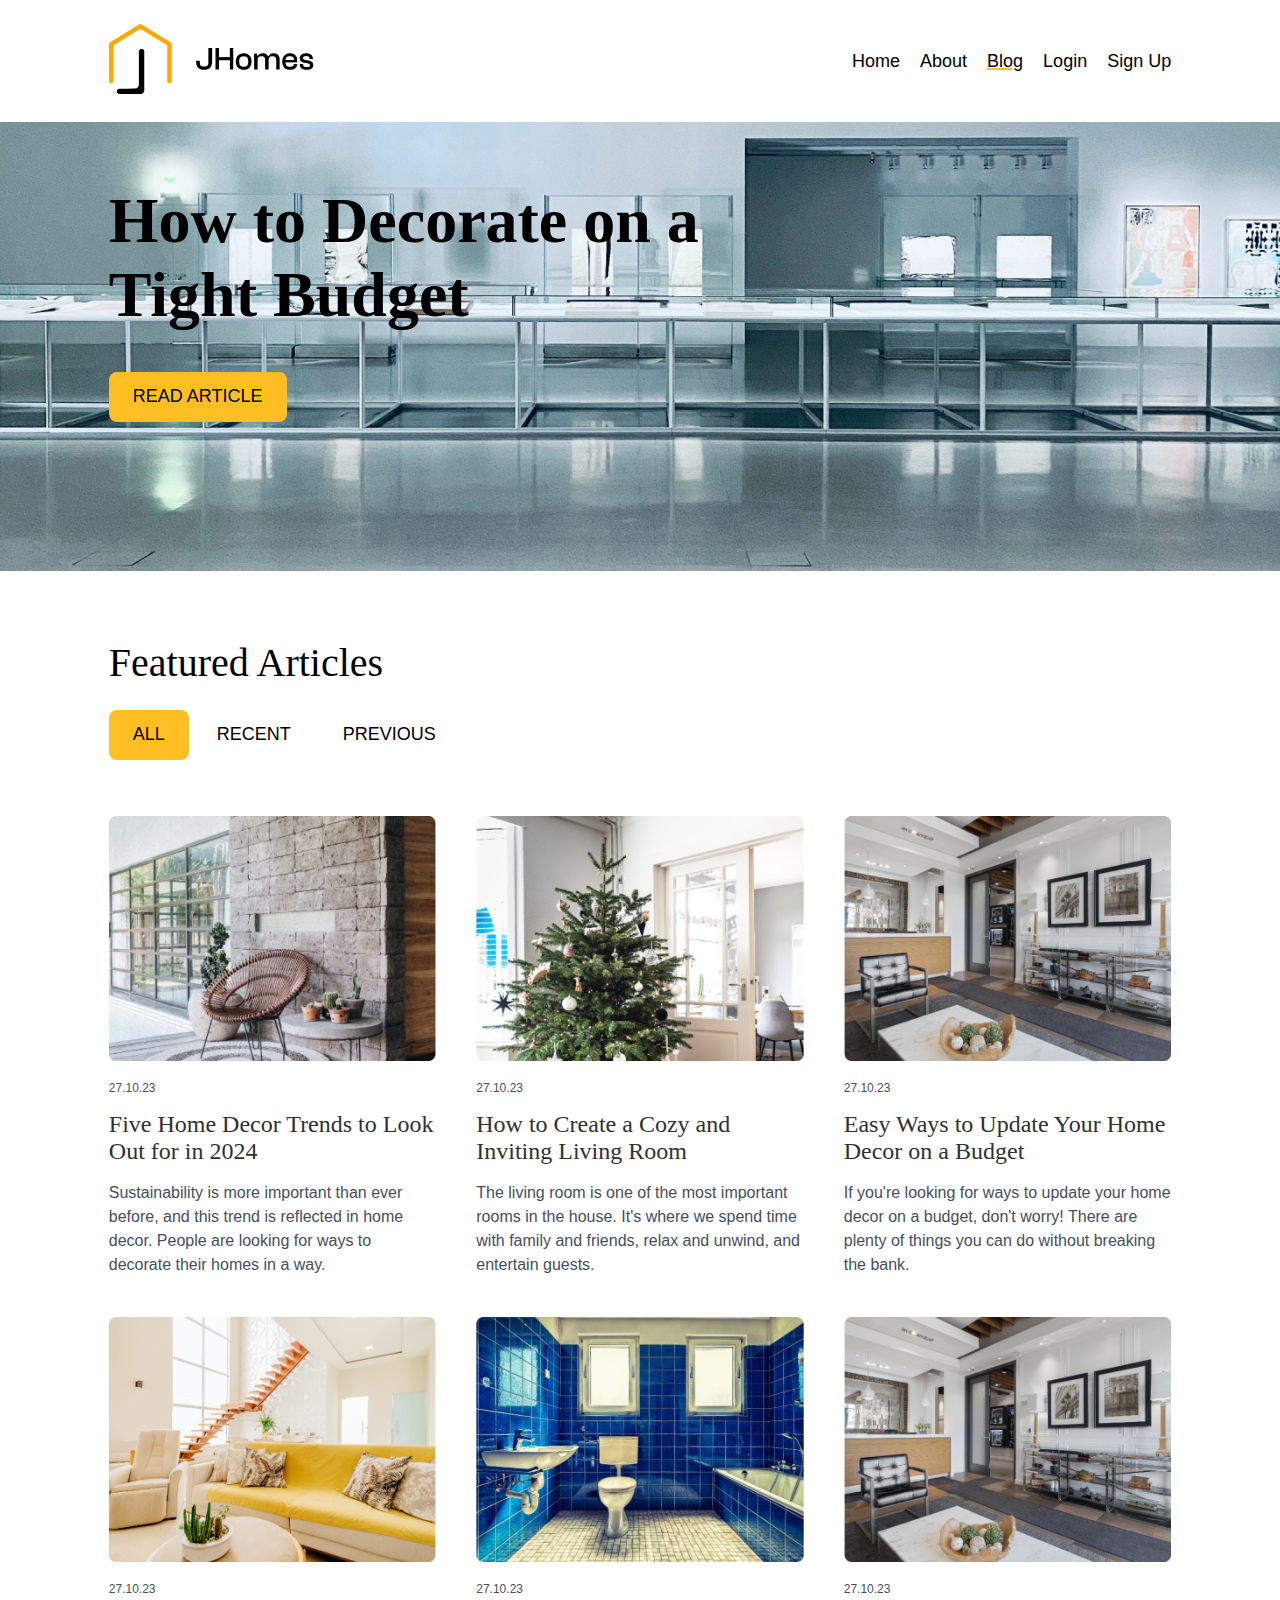
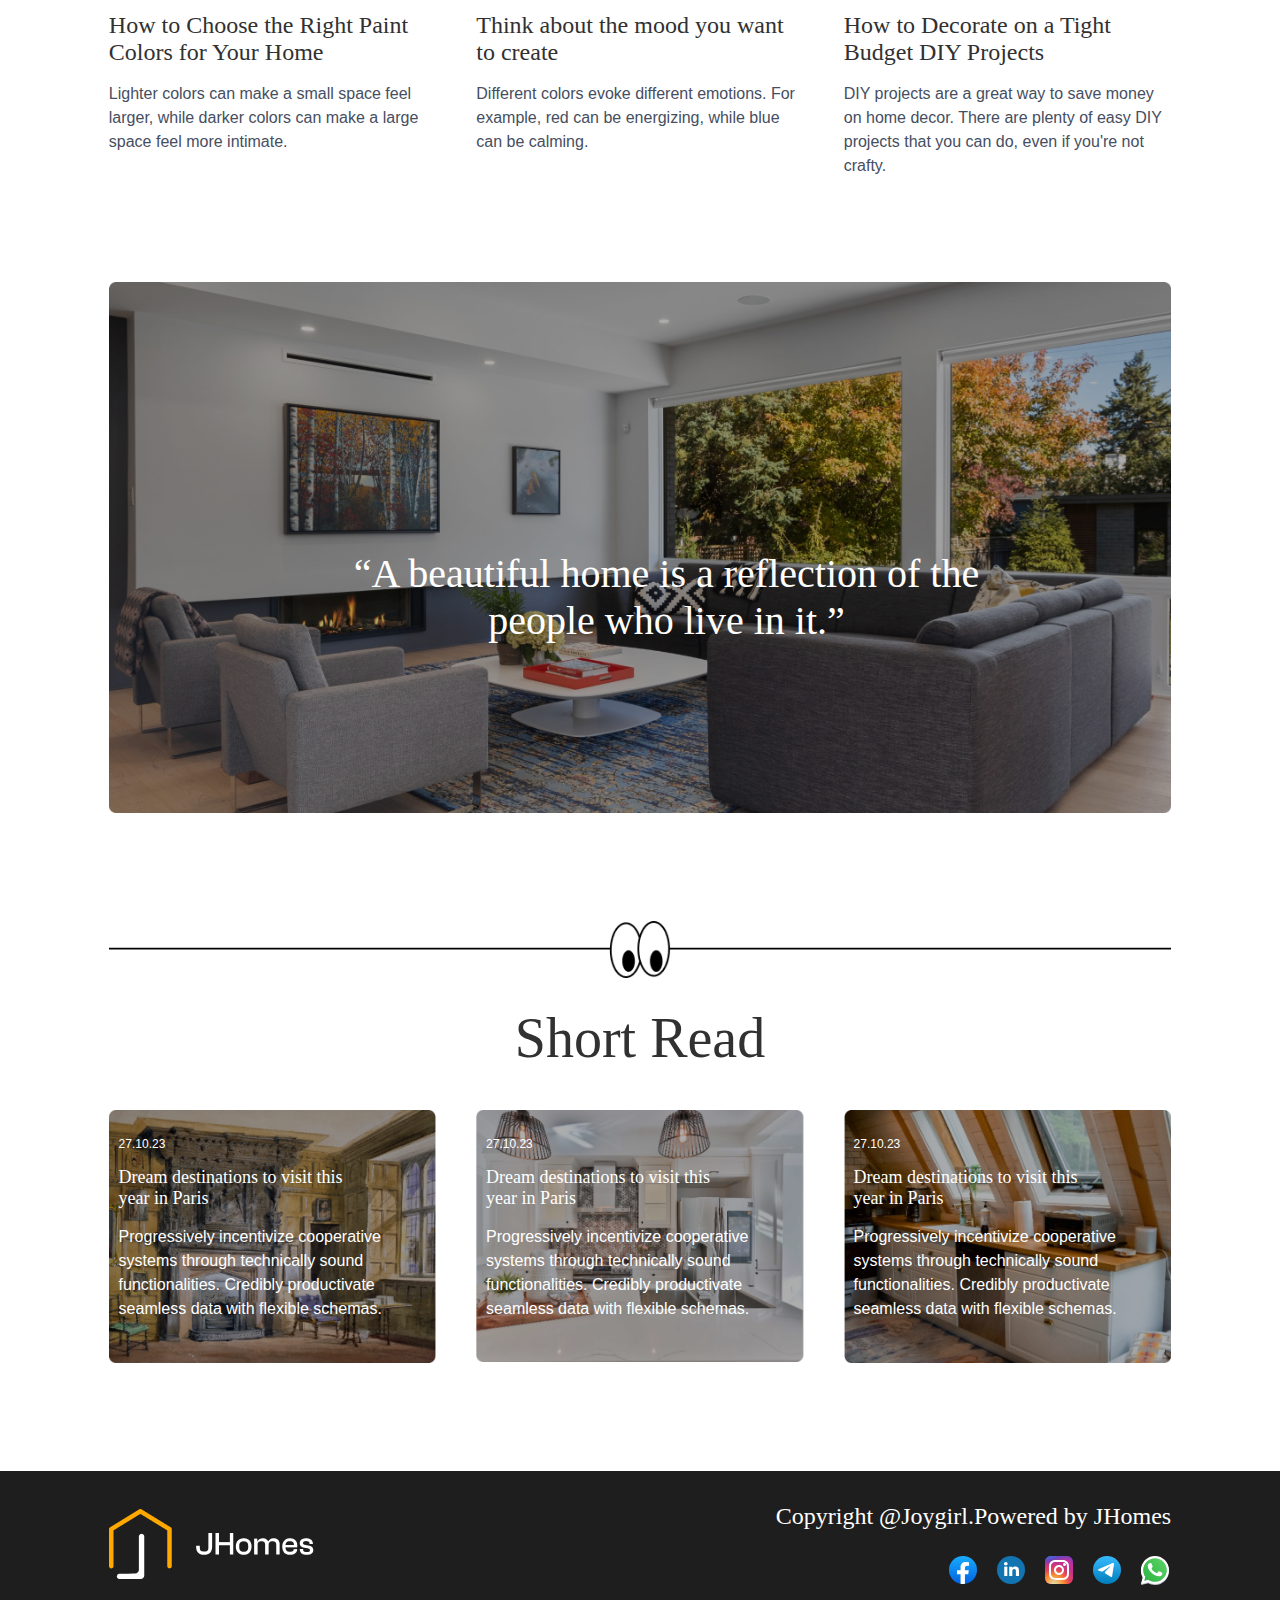
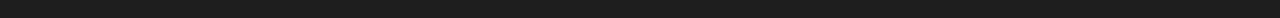
<file: blog.html>
<!DOCTYPE html>
<html lang="en">
<head>
    <meta charset="UTF-8">
    <meta name="viewport" content="width=device-width, initial-scale=1.0">
    <title>JHomes blog</title>
    <link rel="stylesheet" href="blogstyle.css">
</head>

<body>
    <div class="container">

        <!-- nav header with icon -->
        <header>
            <div class="left-nav">
                <div class="nav-logo">
                    <img src="./assets/jhomes.png" alt="company logo">
                </div>
            </div>
            <!-- hamburger icon for mobile screen -->
            <div class="menu-button"><img src="./assets/Icons/menu icon.svg" alt="menu-button"></div>
            <div class="right-nav">
                <nav>
                    <a href="index.html">Home</a>
                    <a href="">About</a>
                    <a class="highlight" href="blog.html">Blog</a>
                    <a href="">Login</a>
                    <a href="">Sign Up</a>
                </nav>
            </div>
        </header>

        <!-- Section 1 -->
        <section class="section-one">
            <img src="./assets/blog/Hero.png" alt="interior-image">
            <img id="mobile-hero" src="./assets/blog/Hero mobile.png" alt="mobile view interior-image">
            <div class="hero">
                <h1>How to Decorate on a Tight Budget</h1>
                <button>READ ARTICLE</button>
            </div>
        </section>

        <!-- Section 2 -->
        <section class="section-two">
            <div class="FA">
                <h2>Featured Articles</h2>
                <div class="FA-3-buttons">
                    <button class="FA-button-yellow">ALL</button>
                    <button class="FA-button">RECENT</button>
                    <button class="FA-button">PREVIOUS</button>
                </div>
            </div>

            <div class="FA-cardss">
                <div class="FA-cards one">
                    <img src="./assets/blog/FA 1.png" alt="interior-image">
                    <p class="date">27.10.23</p>
                    <h2 class="FA-h2">Five Home Decor Trends to Look Out for in 2024</h2>
                    <p class="FA-subtext">Sustainability is more important than ever before, and this trend is reflected in home decor. People are looking for ways to decorate their homes in a way.</p>
                </div>

                <div class="FA-cards two">
                    <img src="./assets/blog/FA 2.png" alt="interior-image">
                    <p class="date">27.10.23</p>
                    <h2 class="FA-h2">How to Create a Cozy and Inviting Living Room</h2>
                    <p class="FA-subtext">The living room is one of the most important rooms in the house. It's where we spend time with family and friends, relax and unwind, and entertain guests.</p>
                </div>

                <div class="FA-cards three">
                    <img src="./assets/blog/FA 3.png" alt="interior-image">
                    <p class="date">27.10.23</p>
                    <h2 class="FA-h2">Easy Ways to Update Your Home Decor on a Budget</h2>
                    <p class="FA-subtext">If you're looking for ways to update your home decor on a budget, don't worry! There are plenty of things you can do without breaking the bank.</p>
                </div>

                <div class="FA-cards four">
                    <img src="./assets/blog/FA 4.png" alt="interior-image">
                    <p class="date">27.10.23</p>
                    <h2 class="FA-h2">How to Choose the Right Paint Colors for Your Home</h2>
                    <p class="FA-subtext">Lighter colors can make a small space feel larger, while darker colors can make a large space feel more intimate.</p>
                </div>

                <div class="FA-cards five">
                    <img src="./assets/blog/FA 5.png" alt="interior-image">
                    <p class="date">27.10.23</p>
                    <h2 class="FA-h2">Think about the mood you want to create</h2>
                    <p class="FA-subtext">Different colors evoke different emotions. For example, red can be energizing, while blue can be calming.</p>
                </div>

                <div class="FA-cards six">
                    <img src="./assets/blog/FA 6.png" alt="interior-image">
                    <p class="date">27.10.23</p>
                    <h2 class="FA-h2">How to Decorate on a Tight Budget DIY Projects</h2>
                    <p class="FA-subtext">DIY projects are a great way to save money on home decor. There are plenty of easy DIY projects that you can do, even if you're not crafty.</p>
                </div>
            </div>
        </section>

        <!-- Section 3 -->
        <section class="section-three">
            <div class="third">
                <img src="./assets/blog/section 3.png" alt="interior-image">
                <h3>“A beautiful home is a reflection of the people who live in it.”</h3>
            </div>
        </section>

        <!-- Section 4 -->
        <section class="section-four">
            <!-- Line eye -->
        <div class="line">
            <img src="./assets/blog/line eye.png" alt="line with eyes looking down">
        </div>
        <div class="sr">
            <h2>Short Read</h2>
        </div>
        <!-- SR cards -->
        <div class="sr-cardss">
            <div class="sr-cards">
                <img src="./assets/blog/Short Read 1.png" alt="interior-image">
                <div class="sr-text">
                    <p class="sr-date">27.10.23</p>
                    <h4 class="subhead">Dream destinations to visit this
                        year in Paris</h4>
                    <p class="subtext">
                        Progressively incentivize cooperative systems through technically sound functionalities. Credibly productivate seamless data with flexible schemas.
                    </p>
                </div>
            </div>

            <div class="sr-cards">
                <img src="./assets/blog/Short Read 2.png" alt="interior-image">
                <div class="sr-text">
                    <p class="sr-date">27.10.23</p>
                    <h4 class="subhead">Dream destinations to visit this
                        year in Paris</h4>
                    <p class="subtext">
                        Progressively incentivize cooperative systems through technically sound functionalities. Credibly productivate seamless data with flexible schemas.
                    </p>
                </div>
            </div>

            <div class="sr-cards">
                <img src="./assets/blog/Short Read 3.png" alt="interior-image">
                <div class="sr-text">
                    <p class="sr-date">27.10.23</p>
                    <h4 class="subhead">Dream destinations to visit this
                        year in Paris</h4>
                    <p class="subtext">
                        Progressively incentivize cooperative systems through technically sound functionalities. Credibly productivate seamless data with flexible schemas.
                    </p>
                </div>
            </div>
        </div>
        </section>

        <!-- Footer -->
        <footer>
            <div class="footer-left">
                <img src="./assets/Jhomes white.png" alt="company logo">
                <!-- <img src="./assets/logo.svg" alt="company logo"> -->
                <!-- <p>JHomes</p> -->
            </div>
            <div class="footer-right">
                <p>Copyright @Joygirl.Powered by JHomes</p>
                <div class="footer-icons">
                    <img src="./assets/Icons/Facebook.svg" alt="facebook icon">
                    <img src="./assets/Icons/linkedin.svg" alt="linkedin icon">
                    <img src="./assets/Icons/instagram.svg" alt="instagram icon">
                    <img src="./assets/Icons/telegram.svg" alt="telegram icon">
                    <img src="./assets/Icons/whatsapp.svg" alt="whatsapp icon">
                </div>
            </div>
        </footer>
    </div>
</body>
</html>
</file>
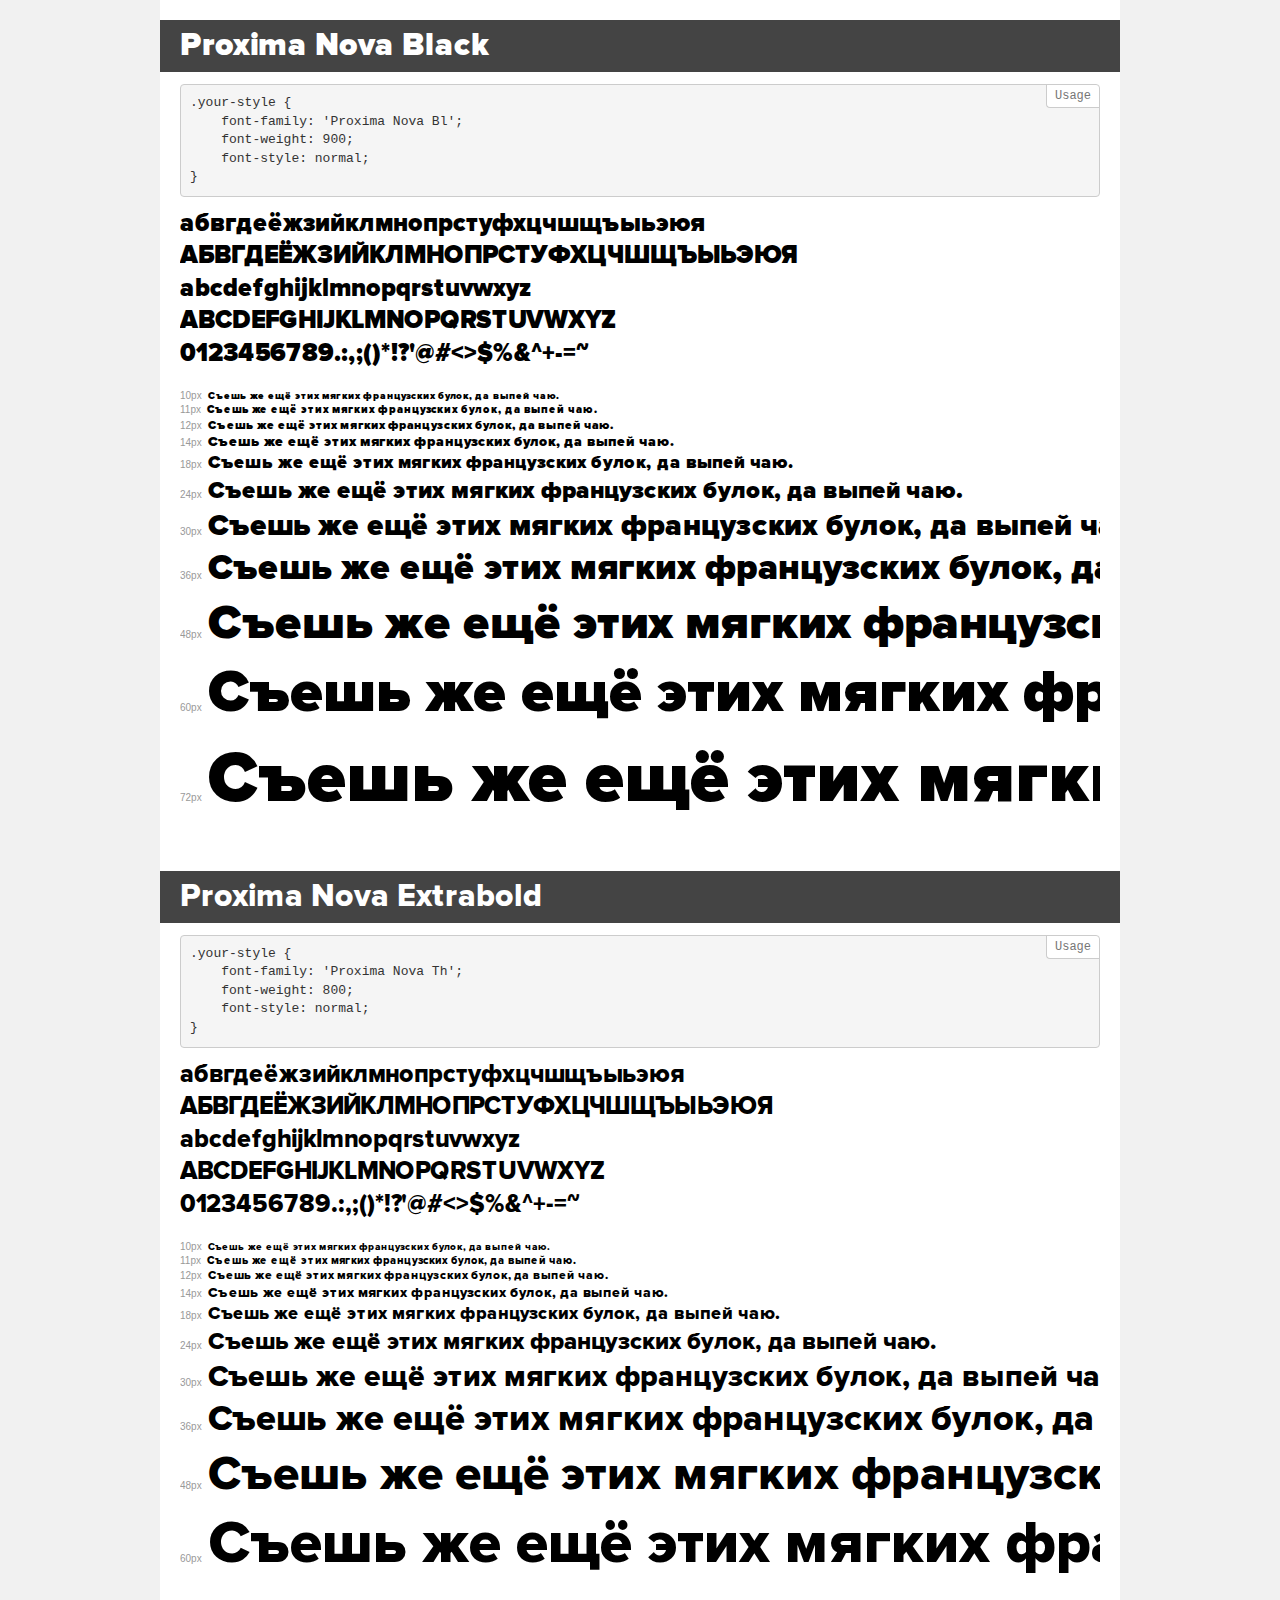
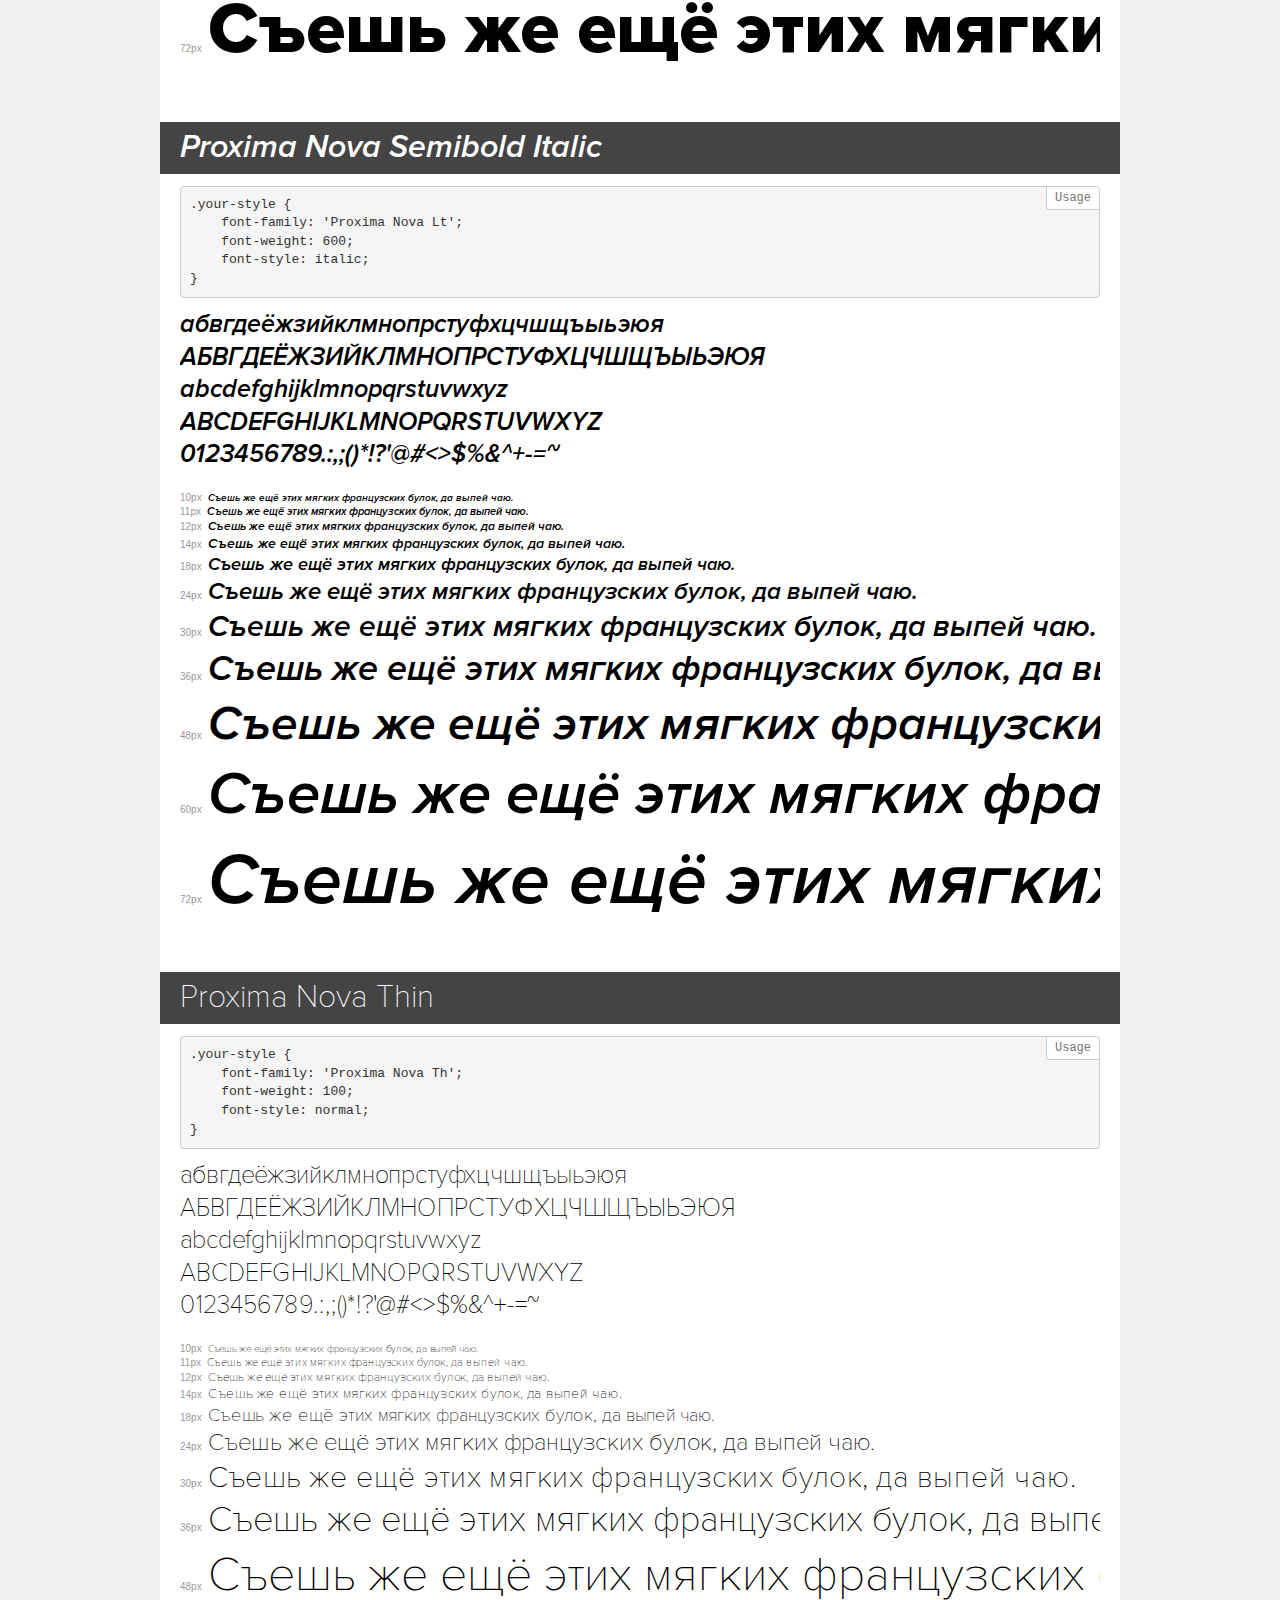
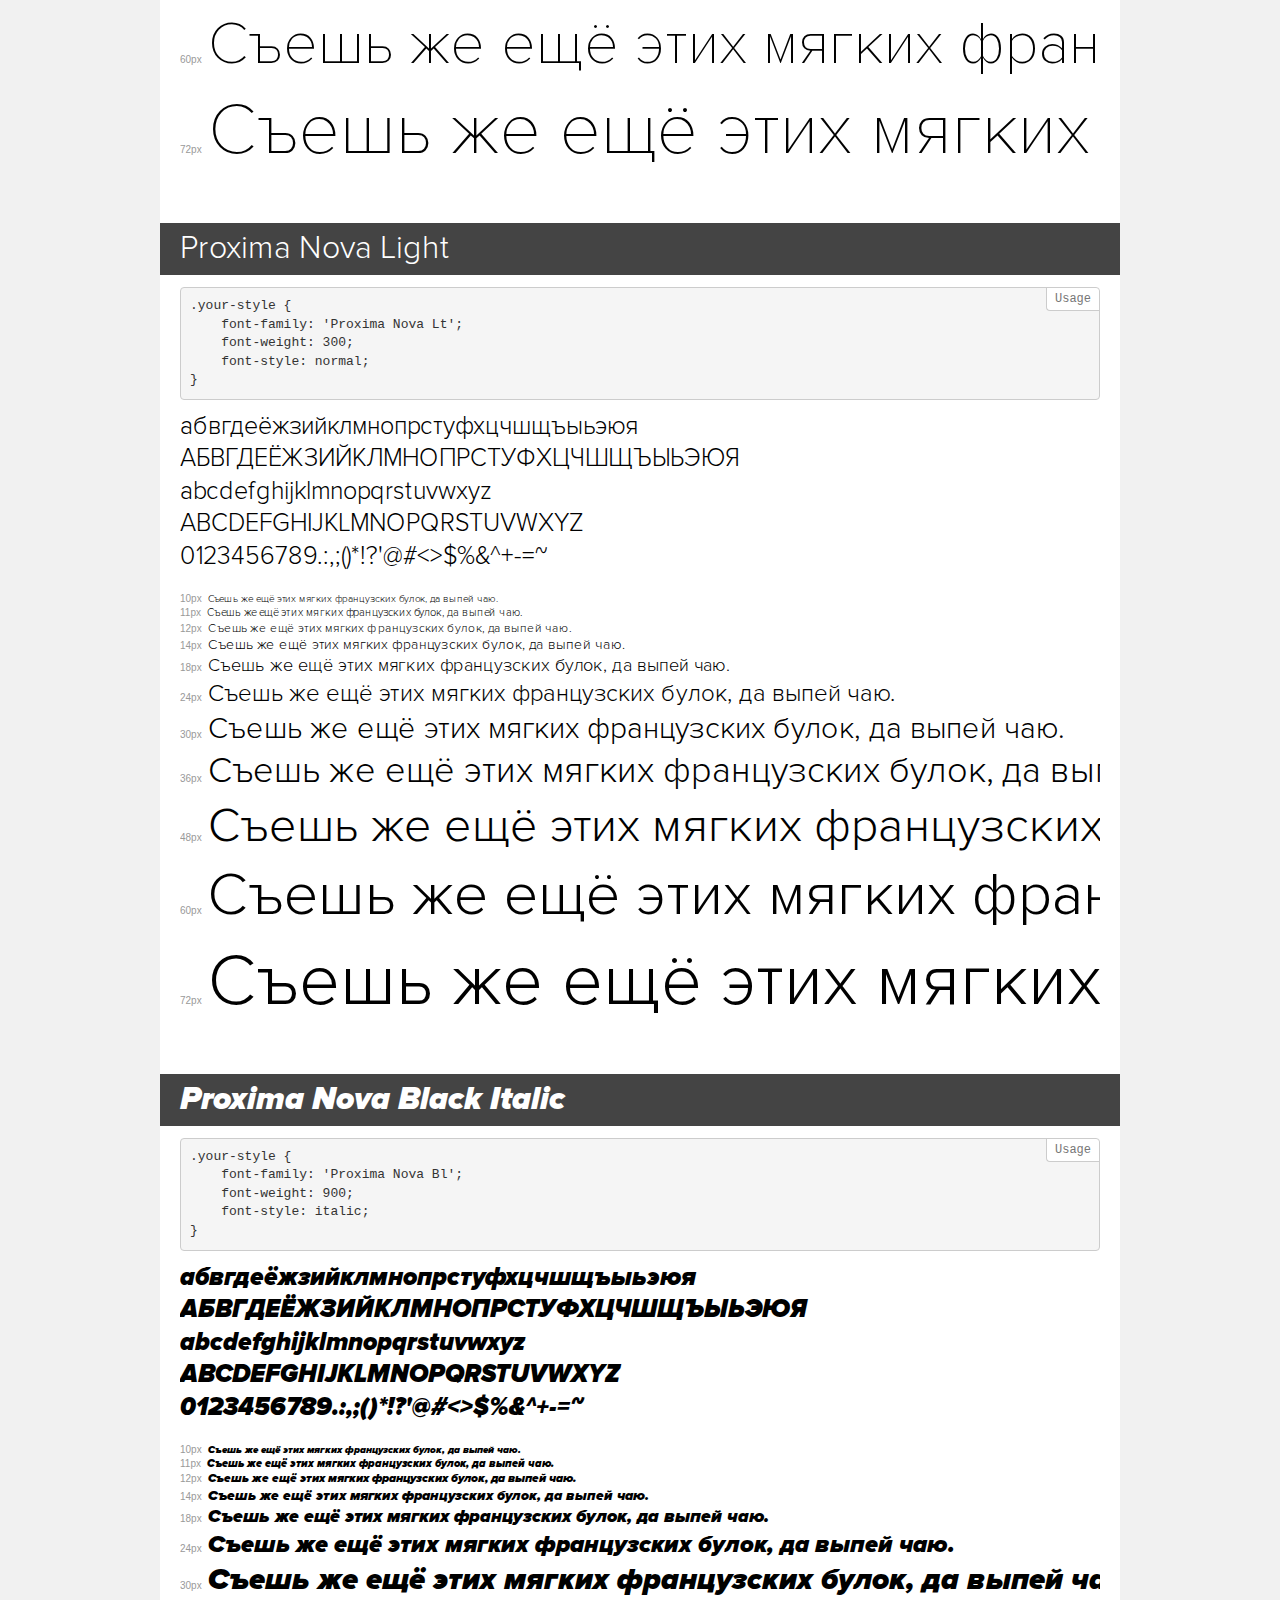
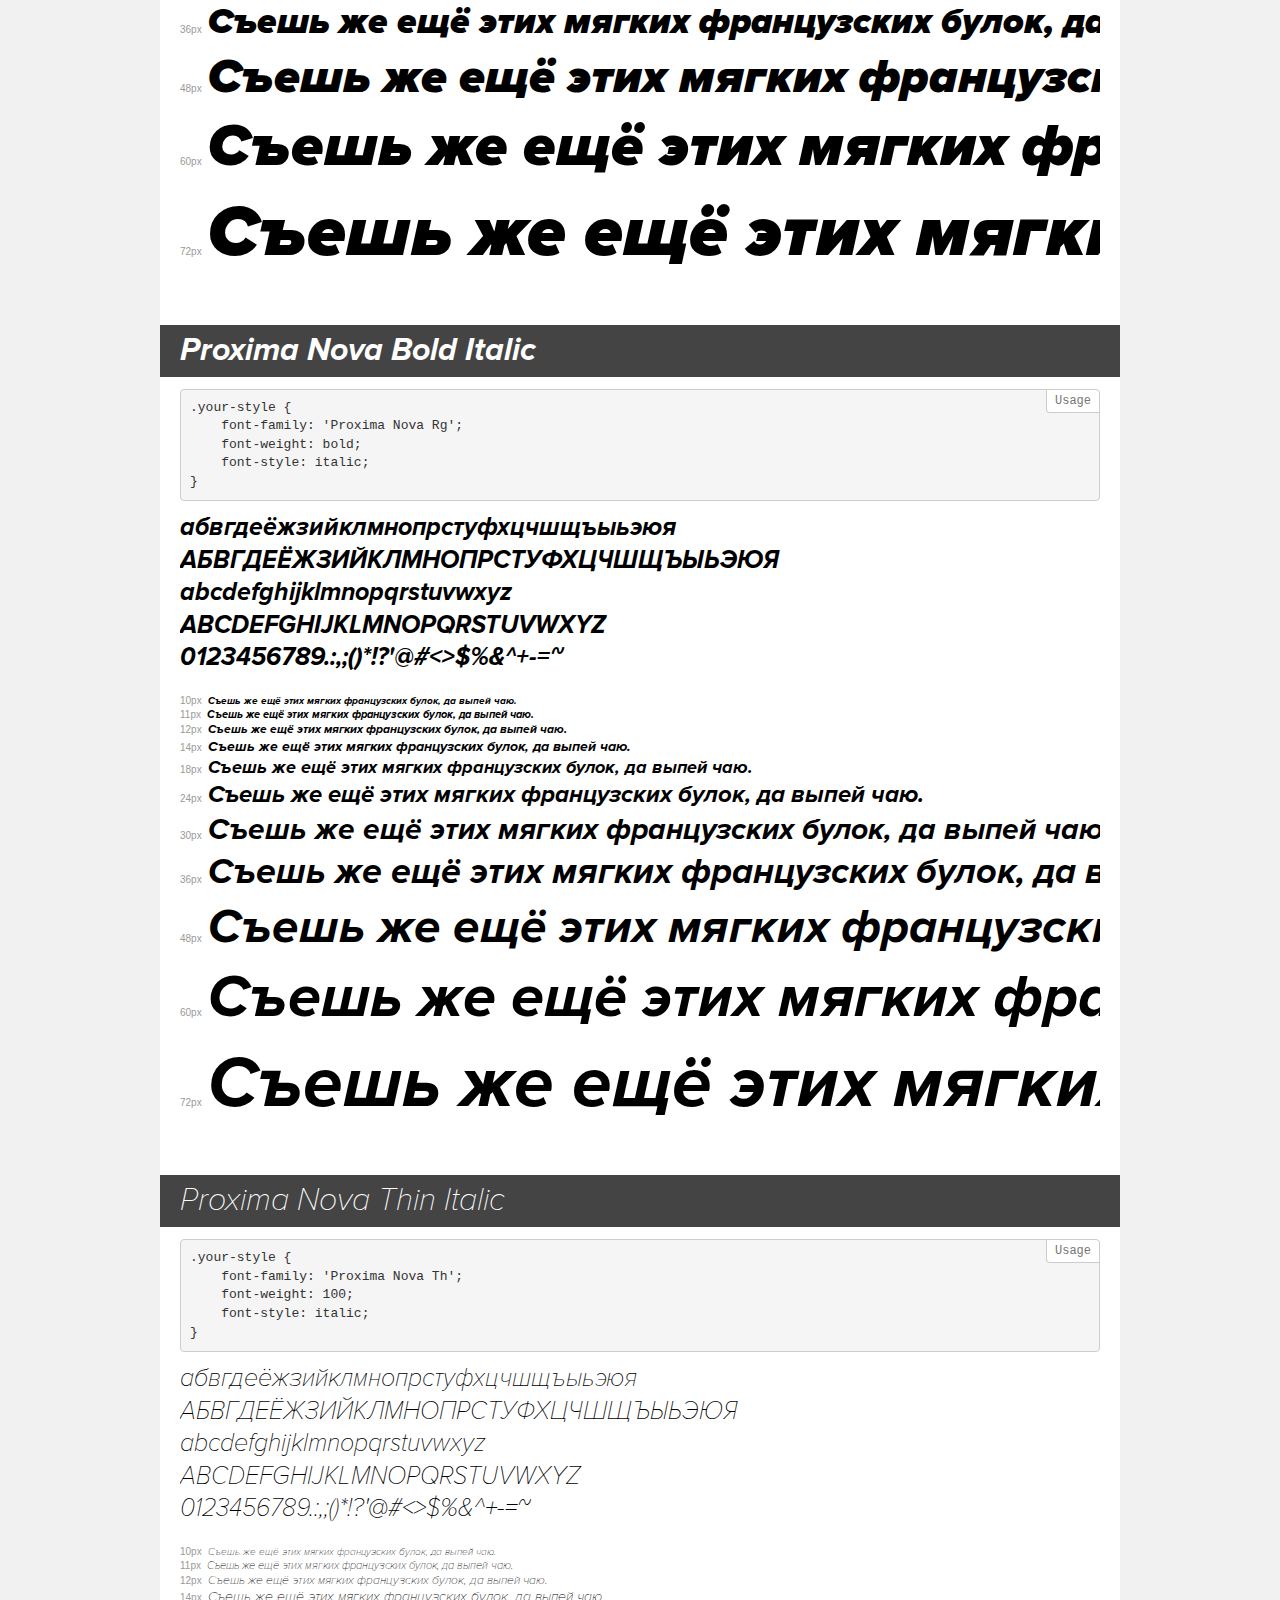
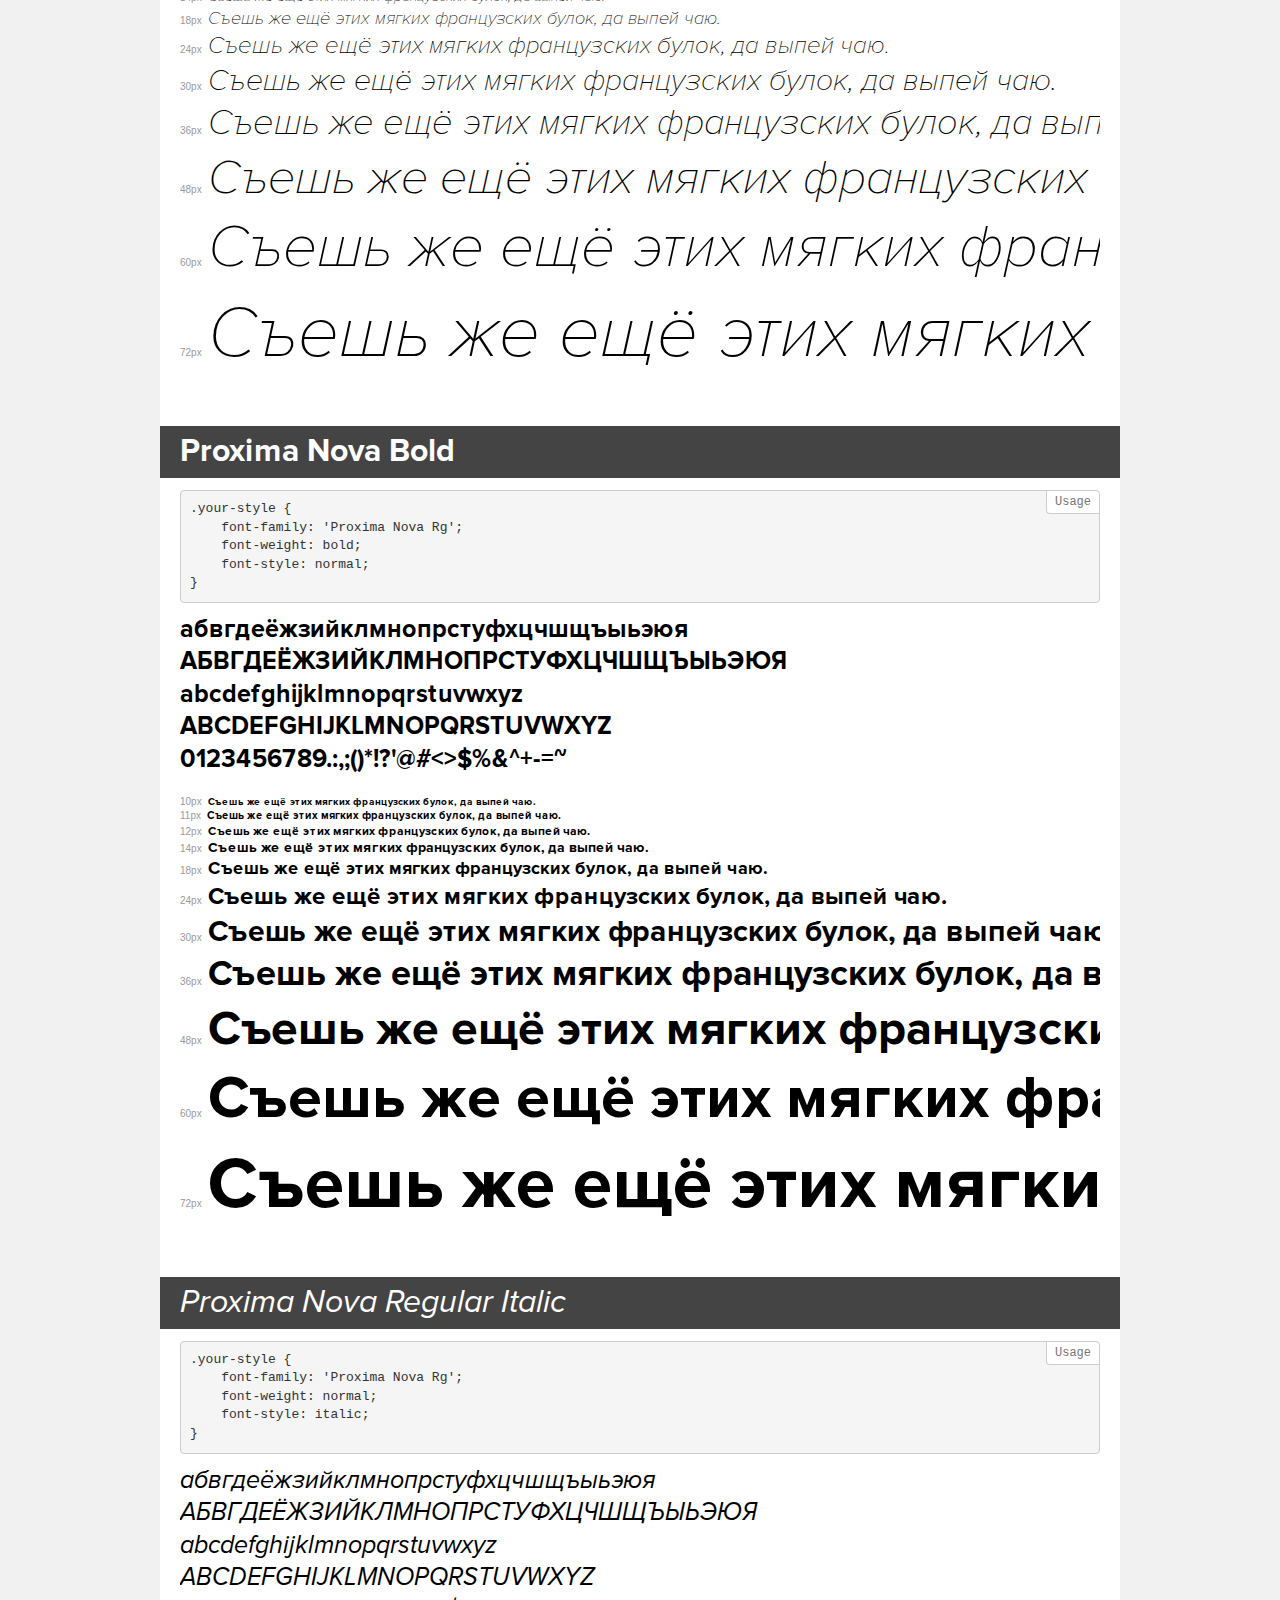
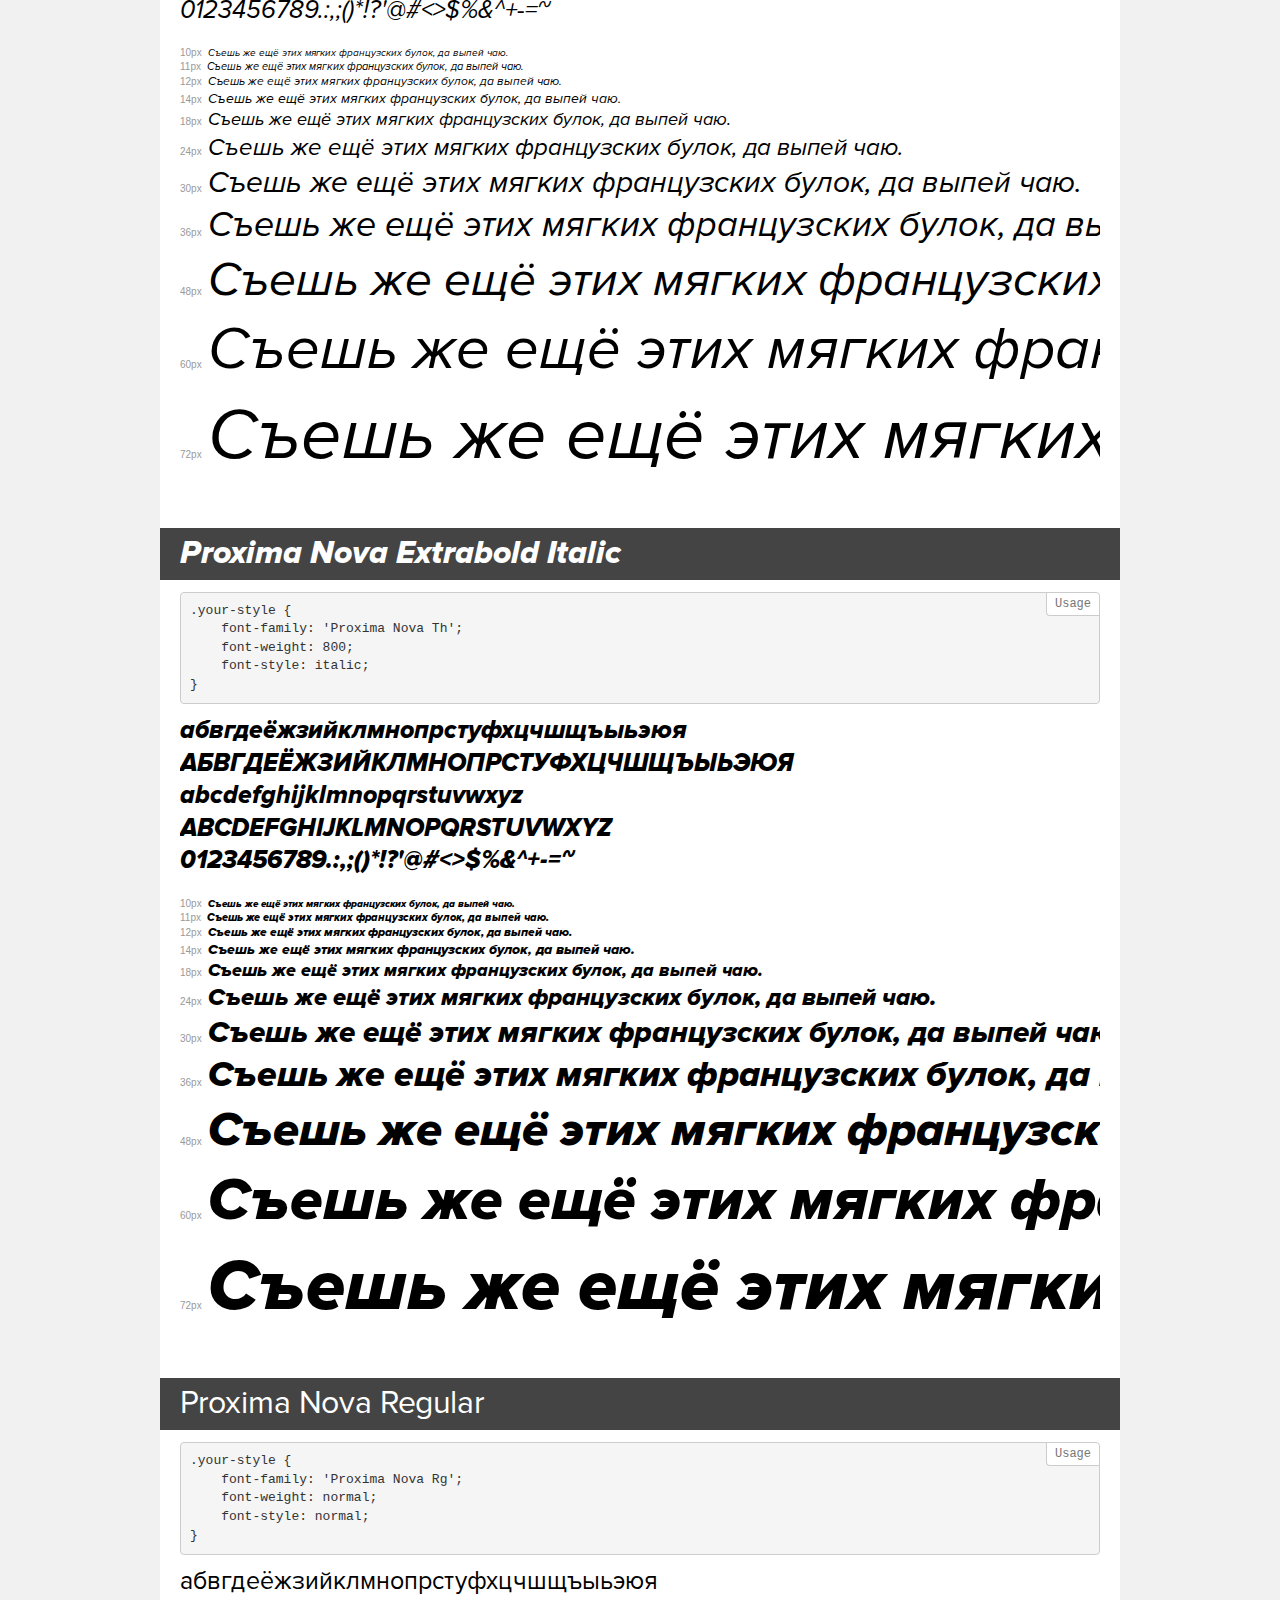
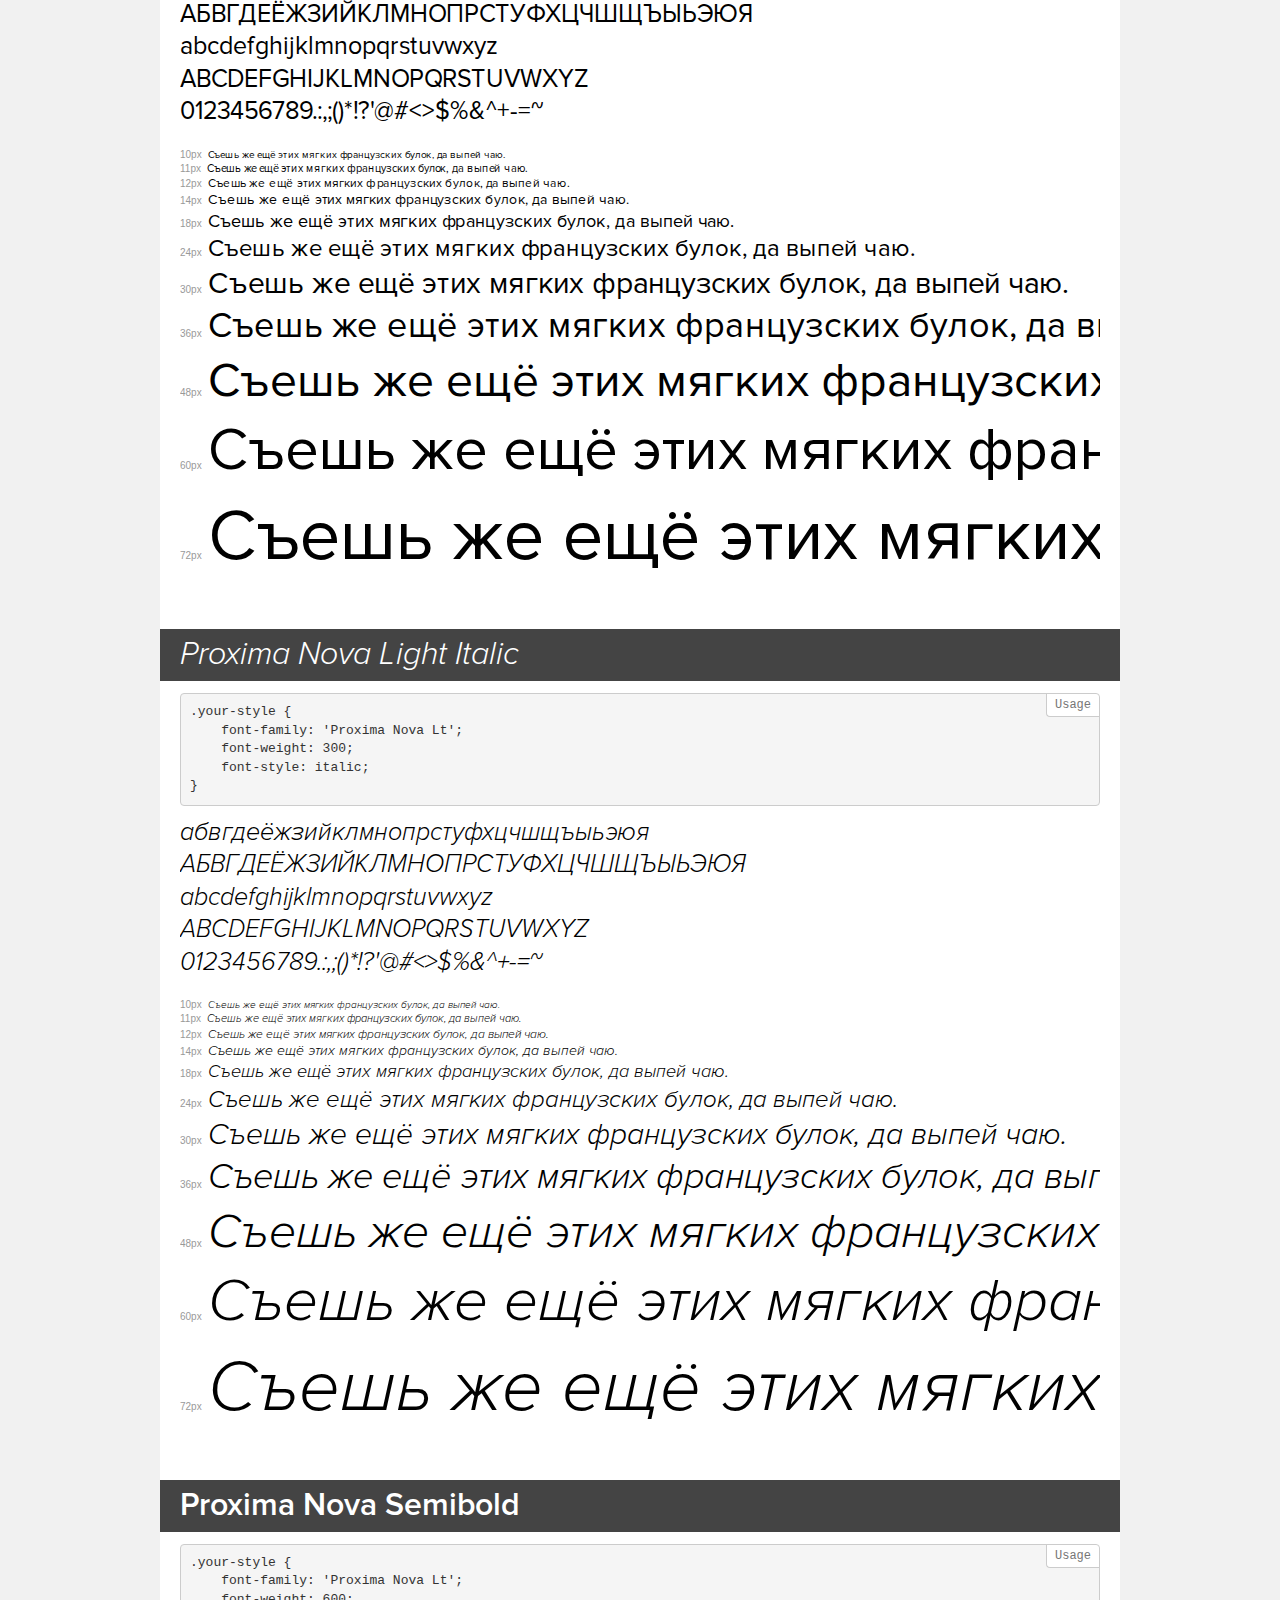
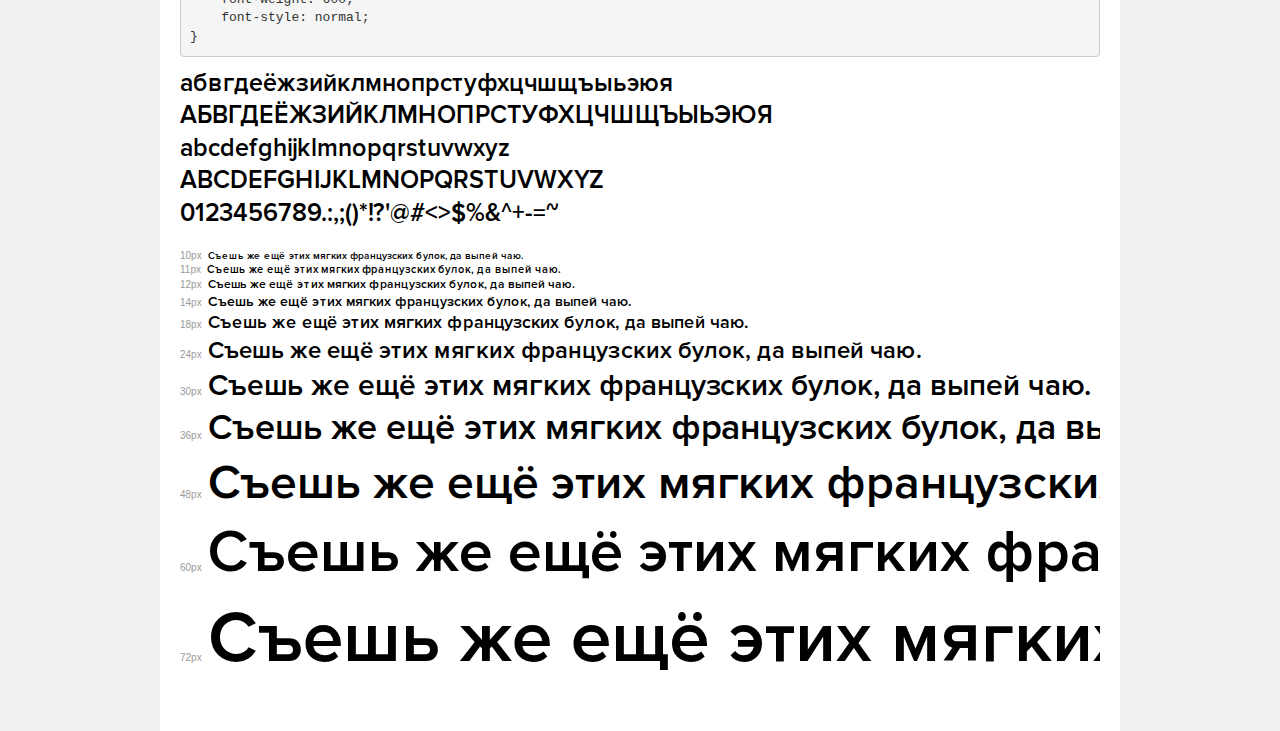
<file: font family/demo.html>
<!DOCTYPE html>
<html>
<head>
    <meta charset="utf-8">
    <meta http-equiv="X-UA-Compatible" content="IE=edge">
    <meta name="viewport" content="width=device-width, initial-scale=1">
    <meta name="robots" content="noindex, noarchive">
    <meta name="format-detection" content="telephone=no">
    <title>Transfonter demo</title>
    <link href="stylesheet.css" rel="stylesheet">
    <style>
        /*
        http://meyerweb.com/eric/tools/css/reset/
        v2.0 | 20110126
        License: none (public domain)
        */
        html, body, div, span, applet, object, iframe,
        h1, h2, h3, h4, h5, h6, p, blockquote, pre,
        a, abbr, acronym, address, big, cite, code,
        del, dfn, em, img, ins, kbd, q, s, samp,
        small, strike, strong, sub, sup, tt, var,
        b, u, i, center,
        dl, dt, dd, ol, ul, li,
        fieldset, form, label, legend,
        table, caption, tbody, tfoot, thead, tr, th, td,
        article, aside, canvas, details, embed,
        figure, figcaption, footer, header, hgroup,
        menu, nav, output, ruby, section, summary,
        time, mark, audio, video {
            margin: 0;
            padding: 0;
            border: 0;
            font-size: 100%;
            font: inherit;
            vertical-align: baseline;
        }
        /* HTML5 display-role reset for older browsers */
        article, aside, details, figcaption, figure,
        footer, header, hgroup, menu, nav, section {
            display: block;
        }
        body {
            line-height: 1;
        }
        ol, ul {
            list-style: none;
        }
        blockquote, q {
            quotes: none;
        }
        blockquote:before, blockquote:after,
        q:before, q:after {
            content: '';
            content: none;
        }
        table {
            border-collapse: collapse;
            border-spacing: 0;
        }
        /* common styles */
        body {
            background: #f1f1f1;
            color: #000;
        }
        .page {
            background: #fff;
            width: 920px;
            margin: 0 auto;
            padding: 20px 20px 0 20px;
            overflow: hidden;
        }
        .font-container {
            overflow-x: auto;
            overflow-y: hidden;
            margin-bottom: 40px;
            line-height: 1.3;
            white-space: nowrap;
            padding-bottom: 5px;
        }
        h1 {
            position: relative;
            background: #444;
            font-size: 32px;
            color: #fff;
            padding: 10px 20px;
            margin: 0 -20px 12px -20px;
        }
        .letters {
            font-size: 25px;
            margin-bottom: 20px;
        }
        .s10:before {
            content: '10px';
        }
        .s11:before {
            content: '11px';
        }
        .s12:before {
            content: '12px';
        }
        .s14:before {
            content: '14px';
        }
        .s18:before {
            content: '18px';
        }
        .s24:before {
            content: '24px';
        }
        .s30:before {
            content: '30px';
        }
        .s36:before {
            content: '36px';
        }
        .s48:before {
            content: '48px';
        }
        .s60:before {
            content: '60px';
        }
        .s72:before {
            content: '72px';
        }
        .s10:before, .s11:before, .s12:before, .s14:before,
        .s18:before, .s24:before, .s30:before, .s36:before,
        .s48:before, .s60:before, .s72:before {
            font-family: Arial, sans-serif;
            font-size: 10px;
            font-weight: normal;
            font-style: normal;
            color: #999;
            padding-right: 6px;
        }
        pre {
            display: block;
            position: relative;
            padding: 9px;
            margin: 0 0 10px;
            font-family: Monaco, Menlo, Consolas, "Courier New", monospace !important;
            font-size: 13px;
            line-height: 1.428571429;
            color: #333;
            font-weight: normal !important;
            font-style: normal !important;
            background-color: #f5f5f5;
            border: 1px solid #ccc;
            overflow-x: auto;
            border-radius: 4px;
        }
        pre:after {
            display: block;
            position: absolute;
            right: 0;
            top: 0;
            content: 'Usage';
            line-height: 1;
            padding: 5px 8px;
            font-size: 12px;
            color: #767676;
            background-color: #fff;
            border: 1px solid #ccc;
            border-right: none;
            border-top: none;
            border-radius: 0 4px 0 4px;
            z-index: 10;
        }
        /* responsive */
        @media (max-width: 959px) {
            .page {
                width: auto;
                margin: 0;
            }
        }
    </style>
</head>
<body>
<div class="page">
    <div class="demo" style="font-family: 'Proxima Nova Bl'; font-weight: 900; font-style: normal;">
        <h1>Proxima Nova Black</h1>
        <pre>.your-style {
    font-family: 'Proxima Nova Bl';
    font-weight: 900;
    font-style: normal;
}</pre>
        <div class="font-container">
            <p class="letters">
                абвгдеёжзийклмнопрстуфхцчшщъыьэюя<br>
АБВГДЕЁЖЗИЙКЛМНОПРСТУФХЦЧШЩЪЫЬЭЮЯ<br>
abcdefghijklmnopqrstuvwxyz<br>
ABCDEFGHIJKLMNOPQRSTUVWXYZ<br>
                0123456789.:,;()*!?'@#<>$%&^+-=~
            </p>
            <p class="s10" style="font-size: 10px;">Съешь же ещё этих мягких французских булок, да выпей чаю.</p>
            <p class="s11" style="font-size: 11px;">Съешь же ещё этих мягких французских булок, да выпей чаю.</p>
            <p class="s12" style="font-size: 12px;">Съешь же ещё этих мягких французских булок, да выпей чаю.</p>
            <p class="s14" style="font-size: 14px;">Съешь же ещё этих мягких французских булок, да выпей чаю.</p>
            <p class="s18" style="font-size: 18px;">Съешь же ещё этих мягких французских булок, да выпей чаю.</p>
            <p class="s24" style="font-size: 24px;">Съешь же ещё этих мягких французских булок, да выпей чаю.</p>
            <p class="s30" style="font-size: 30px;">Съешь же ещё этих мягких французских булок, да выпей чаю.</p>
            <p class="s36" style="font-size: 36px;">Съешь же ещё этих мягких французских булок, да выпей чаю.</p>
            <p class="s48" style="font-size: 48px;">Съешь же ещё этих мягких французских булок, да выпей чаю.</p>
            <p class="s60" style="font-size: 60px;">Съешь же ещё этих мягких французских булок, да выпей чаю.</p>
            <p class="s72" style="font-size: 72px;">Съешь же ещё этих мягких французских булок, да выпей чаю.</p>
        </div>
    </div>
    <div class="demo" style="font-family: 'Proxima Nova Th'; font-weight: 800; font-style: normal;">
        <h1>Proxima Nova Extrabold</h1>
        <pre>.your-style {
    font-family: 'Proxima Nova Th';
    font-weight: 800;
    font-style: normal;
}</pre>
        <div class="font-container">
            <p class="letters">
                абвгдеёжзийклмнопрстуфхцчшщъыьэюя<br>
АБВГДЕЁЖЗИЙКЛМНОПРСТУФХЦЧШЩЪЫЬЭЮЯ<br>
abcdefghijklmnopqrstuvwxyz<br>
ABCDEFGHIJKLMNOPQRSTUVWXYZ<br>
                0123456789.:,;()*!?'@#<>$%&^+-=~
            </p>
            <p class="s10" style="font-size: 10px;">Съешь же ещё этих мягких французских булок, да выпей чаю.</p>
            <p class="s11" style="font-size: 11px;">Съешь же ещё этих мягких французских булок, да выпей чаю.</p>
            <p class="s12" style="font-size: 12px;">Съешь же ещё этих мягких французских булок, да выпей чаю.</p>
            <p class="s14" style="font-size: 14px;">Съешь же ещё этих мягких французских булок, да выпей чаю.</p>
            <p class="s18" style="font-size: 18px;">Съешь же ещё этих мягких французских булок, да выпей чаю.</p>
            <p class="s24" style="font-size: 24px;">Съешь же ещё этих мягких французских булок, да выпей чаю.</p>
            <p class="s30" style="font-size: 30px;">Съешь же ещё этих мягких французских булок, да выпей чаю.</p>
            <p class="s36" style="font-size: 36px;">Съешь же ещё этих мягких французских булок, да выпей чаю.</p>
            <p class="s48" style="font-size: 48px;">Съешь же ещё этих мягких французских булок, да выпей чаю.</p>
            <p class="s60" style="font-size: 60px;">Съешь же ещё этих мягких французских булок, да выпей чаю.</p>
            <p class="s72" style="font-size: 72px;">Съешь же ещё этих мягких французских булок, да выпей чаю.</p>
        </div>
    </div>
    <div class="demo" style="font-family: 'Proxima Nova Lt'; font-weight: 600; font-style: italic;">
        <h1>Proxima Nova Semibold Italic</h1>
        <pre>.your-style {
    font-family: 'Proxima Nova Lt';
    font-weight: 600;
    font-style: italic;
}</pre>
        <div class="font-container">
            <p class="letters">
                абвгдеёжзийклмнопрстуфхцчшщъыьэюя<br>
АБВГДЕЁЖЗИЙКЛМНОПРСТУФХЦЧШЩЪЫЬЭЮЯ<br>
abcdefghijklmnopqrstuvwxyz<br>
ABCDEFGHIJKLMNOPQRSTUVWXYZ<br>
                0123456789.:,;()*!?'@#<>$%&^+-=~
            </p>
            <p class="s10" style="font-size: 10px;">Съешь же ещё этих мягких французских булок, да выпей чаю.</p>
            <p class="s11" style="font-size: 11px;">Съешь же ещё этих мягких французских булок, да выпей чаю.</p>
            <p class="s12" style="font-size: 12px;">Съешь же ещё этих мягких французских булок, да выпей чаю.</p>
            <p class="s14" style="font-size: 14px;">Съешь же ещё этих мягких французских булок, да выпей чаю.</p>
            <p class="s18" style="font-size: 18px;">Съешь же ещё этих мягких французских булок, да выпей чаю.</p>
            <p class="s24" style="font-size: 24px;">Съешь же ещё этих мягких французских булок, да выпей чаю.</p>
            <p class="s30" style="font-size: 30px;">Съешь же ещё этих мягких французских булок, да выпей чаю.</p>
            <p class="s36" style="font-size: 36px;">Съешь же ещё этих мягких французских булок, да выпей чаю.</p>
            <p class="s48" style="font-size: 48px;">Съешь же ещё этих мягких французских булок, да выпей чаю.</p>
            <p class="s60" style="font-size: 60px;">Съешь же ещё этих мягких французских булок, да выпей чаю.</p>
            <p class="s72" style="font-size: 72px;">Съешь же ещё этих мягких французских булок, да выпей чаю.</p>
        </div>
    </div>
    <div class="demo" style="font-family: 'Proxima Nova Th'; font-weight: 100; font-style: normal;">
        <h1>Proxima Nova Thin</h1>
        <pre>.your-style {
    font-family: 'Proxima Nova Th';
    font-weight: 100;
    font-style: normal;
}</pre>
        <div class="font-container">
            <p class="letters">
                абвгдеёжзийклмнопрстуфхцчшщъыьэюя<br>
АБВГДЕЁЖЗИЙКЛМНОПРСТУФХЦЧШЩЪЫЬЭЮЯ<br>
abcdefghijklmnopqrstuvwxyz<br>
ABCDEFGHIJKLMNOPQRSTUVWXYZ<br>
                0123456789.:,;()*!?'@#<>$%&^+-=~
            </p>
            <p class="s10" style="font-size: 10px;">Съешь же ещё этих мягких французских булок, да выпей чаю.</p>
            <p class="s11" style="font-size: 11px;">Съешь же ещё этих мягких французских булок, да выпей чаю.</p>
            <p class="s12" style="font-size: 12px;">Съешь же ещё этих мягких французских булок, да выпей чаю.</p>
            <p class="s14" style="font-size: 14px;">Съешь же ещё этих мягких французских булок, да выпей чаю.</p>
            <p class="s18" style="font-size: 18px;">Съешь же ещё этих мягких французских булок, да выпей чаю.</p>
            <p class="s24" style="font-size: 24px;">Съешь же ещё этих мягких французских булок, да выпей чаю.</p>
            <p class="s30" style="font-size: 30px;">Съешь же ещё этих мягких французских булок, да выпей чаю.</p>
            <p class="s36" style="font-size: 36px;">Съешь же ещё этих мягких французских булок, да выпей чаю.</p>
            <p class="s48" style="font-size: 48px;">Съешь же ещё этих мягких французских булок, да выпей чаю.</p>
            <p class="s60" style="font-size: 60px;">Съешь же ещё этих мягких французских булок, да выпей чаю.</p>
            <p class="s72" style="font-size: 72px;">Съешь же ещё этих мягких французских булок, да выпей чаю.</p>
        </div>
    </div>
    <div class="demo" style="font-family: 'Proxima Nova Lt'; font-weight: 300; font-style: normal;">
        <h1>Proxima Nova Light</h1>
        <pre>.your-style {
    font-family: 'Proxima Nova Lt';
    font-weight: 300;
    font-style: normal;
}</pre>
        <div class="font-container">
            <p class="letters">
                абвгдеёжзийклмнопрстуфхцчшщъыьэюя<br>
АБВГДЕЁЖЗИЙКЛМНОПРСТУФХЦЧШЩЪЫЬЭЮЯ<br>
abcdefghijklmnopqrstuvwxyz<br>
ABCDEFGHIJKLMNOPQRSTUVWXYZ<br>
                0123456789.:,;()*!?'@#<>$%&^+-=~
            </p>
            <p class="s10" style="font-size: 10px;">Съешь же ещё этих мягких французских булок, да выпей чаю.</p>
            <p class="s11" style="font-size: 11px;">Съешь же ещё этих мягких французских булок, да выпей чаю.</p>
            <p class="s12" style="font-size: 12px;">Съешь же ещё этих мягких французских булок, да выпей чаю.</p>
            <p class="s14" style="font-size: 14px;">Съешь же ещё этих мягких французских булок, да выпей чаю.</p>
            <p class="s18" style="font-size: 18px;">Съешь же ещё этих мягких французских булок, да выпей чаю.</p>
            <p class="s24" style="font-size: 24px;">Съешь же ещё этих мягких французских булок, да выпей чаю.</p>
            <p class="s30" style="font-size: 30px;">Съешь же ещё этих мягких французских булок, да выпей чаю.</p>
            <p class="s36" style="font-size: 36px;">Съешь же ещё этих мягких французских булок, да выпей чаю.</p>
            <p class="s48" style="font-size: 48px;">Съешь же ещё этих мягких французских булок, да выпей чаю.</p>
            <p class="s60" style="font-size: 60px;">Съешь же ещё этих мягких французских булок, да выпей чаю.</p>
            <p class="s72" style="font-size: 72px;">Съешь же ещё этих мягких французских булок, да выпей чаю.</p>
        </div>
    </div>
    <div class="demo" style="font-family: 'Proxima Nova Bl'; font-weight: 900; font-style: italic;">
        <h1>Proxima Nova Black Italic</h1>
        <pre>.your-style {
    font-family: 'Proxima Nova Bl';
    font-weight: 900;
    font-style: italic;
}</pre>
        <div class="font-container">
            <p class="letters">
                абвгдеёжзийклмнопрстуфхцчшщъыьэюя<br>
АБВГДЕЁЖЗИЙКЛМНОПРСТУФХЦЧШЩЪЫЬЭЮЯ<br>
abcdefghijklmnopqrstuvwxyz<br>
ABCDEFGHIJKLMNOPQRSTUVWXYZ<br>
                0123456789.:,;()*!?'@#<>$%&^+-=~
            </p>
            <p class="s10" style="font-size: 10px;">Съешь же ещё этих мягких французских булок, да выпей чаю.</p>
            <p class="s11" style="font-size: 11px;">Съешь же ещё этих мягких французских булок, да выпей чаю.</p>
            <p class="s12" style="font-size: 12px;">Съешь же ещё этих мягких французских булок, да выпей чаю.</p>
            <p class="s14" style="font-size: 14px;">Съешь же ещё этих мягких французских булок, да выпей чаю.</p>
            <p class="s18" style="font-size: 18px;">Съешь же ещё этих мягких французских булок, да выпей чаю.</p>
            <p class="s24" style="font-size: 24px;">Съешь же ещё этих мягких французских булок, да выпей чаю.</p>
            <p class="s30" style="font-size: 30px;">Съешь же ещё этих мягких французских булок, да выпей чаю.</p>
            <p class="s36" style="font-size: 36px;">Съешь же ещё этих мягких французских булок, да выпей чаю.</p>
            <p class="s48" style="font-size: 48px;">Съешь же ещё этих мягких французских булок, да выпей чаю.</p>
            <p class="s60" style="font-size: 60px;">Съешь же ещё этих мягких французских булок, да выпей чаю.</p>
            <p class="s72" style="font-size: 72px;">Съешь же ещё этих мягких французских булок, да выпей чаю.</p>
        </div>
    </div>
    <div class="demo" style="font-family: 'Proxima Nova Rg'; font-weight: bold; font-style: italic;">
        <h1>Proxima Nova Bold Italic</h1>
        <pre>.your-style {
    font-family: 'Proxima Nova Rg';
    font-weight: bold;
    font-style: italic;
}</pre>
        <div class="font-container">
            <p class="letters">
                абвгдеёжзийклмнопрстуфхцчшщъыьэюя<br>
АБВГДЕЁЖЗИЙКЛМНОПРСТУФХЦЧШЩЪЫЬЭЮЯ<br>
abcdefghijklmnopqrstuvwxyz<br>
ABCDEFGHIJKLMNOPQRSTUVWXYZ<br>
                0123456789.:,;()*!?'@#<>$%&^+-=~
            </p>
            <p class="s10" style="font-size: 10px;">Съешь же ещё этих мягких французских булок, да выпей чаю.</p>
            <p class="s11" style="font-size: 11px;">Съешь же ещё этих мягких французских булок, да выпей чаю.</p>
            <p class="s12" style="font-size: 12px;">Съешь же ещё этих мягких французских булок, да выпей чаю.</p>
            <p class="s14" style="font-size: 14px;">Съешь же ещё этих мягких французских булок, да выпей чаю.</p>
            <p class="s18" style="font-size: 18px;">Съешь же ещё этих мягких французских булок, да выпей чаю.</p>
            <p class="s24" style="font-size: 24px;">Съешь же ещё этих мягких французских булок, да выпей чаю.</p>
            <p class="s30" style="font-size: 30px;">Съешь же ещё этих мягких французских булок, да выпей чаю.</p>
            <p class="s36" style="font-size: 36px;">Съешь же ещё этих мягких французских булок, да выпей чаю.</p>
            <p class="s48" style="font-size: 48px;">Съешь же ещё этих мягких французских булок, да выпей чаю.</p>
            <p class="s60" style="font-size: 60px;">Съешь же ещё этих мягких французских булок, да выпей чаю.</p>
            <p class="s72" style="font-size: 72px;">Съешь же ещё этих мягких французских булок, да выпей чаю.</p>
        </div>
    </div>
    <div class="demo" style="font-family: 'Proxima Nova Th'; font-weight: 100; font-style: italic;">
        <h1>Proxima Nova Thin Italic</h1>
        <pre>.your-style {
    font-family: 'Proxima Nova Th';
    font-weight: 100;
    font-style: italic;
}</pre>
        <div class="font-container">
            <p class="letters">
                абвгдеёжзийклмнопрстуфхцчшщъыьэюя<br>
АБВГДЕЁЖЗИЙКЛМНОПРСТУФХЦЧШЩЪЫЬЭЮЯ<br>
abcdefghijklmnopqrstuvwxyz<br>
ABCDEFGHIJKLMNOPQRSTUVWXYZ<br>
                0123456789.:,;()*!?'@#<>$%&^+-=~
            </p>
            <p class="s10" style="font-size: 10px;">Съешь же ещё этих мягких французских булок, да выпей чаю.</p>
            <p class="s11" style="font-size: 11px;">Съешь же ещё этих мягких французских булок, да выпей чаю.</p>
            <p class="s12" style="font-size: 12px;">Съешь же ещё этих мягких французских булок, да выпей чаю.</p>
            <p class="s14" style="font-size: 14px;">Съешь же ещё этих мягких французских булок, да выпей чаю.</p>
            <p class="s18" style="font-size: 18px;">Съешь же ещё этих мягких французских булок, да выпей чаю.</p>
            <p class="s24" style="font-size: 24px;">Съешь же ещё этих мягких французских булок, да выпей чаю.</p>
            <p class="s30" style="font-size: 30px;">Съешь же ещё этих мягких французских булок, да выпей чаю.</p>
            <p class="s36" style="font-size: 36px;">Съешь же ещё этих мягких французских булок, да выпей чаю.</p>
            <p class="s48" style="font-size: 48px;">Съешь же ещё этих мягких французских булок, да выпей чаю.</p>
            <p class="s60" style="font-size: 60px;">Съешь же ещё этих мягких французских булок, да выпей чаю.</p>
            <p class="s72" style="font-size: 72px;">Съешь же ещё этих мягких французских булок, да выпей чаю.</p>
        </div>
    </div>
    <div class="demo" style="font-family: 'Proxima Nova Rg'; font-weight: bold; font-style: normal;">
        <h1>Proxima Nova Bold</h1>
        <pre>.your-style {
    font-family: 'Proxima Nova Rg';
    font-weight: bold;
    font-style: normal;
}</pre>
        <div class="font-container">
            <p class="letters">
                абвгдеёжзийклмнопрстуфхцчшщъыьэюя<br>
АБВГДЕЁЖЗИЙКЛМНОПРСТУФХЦЧШЩЪЫЬЭЮЯ<br>
abcdefghijklmnopqrstuvwxyz<br>
ABCDEFGHIJKLMNOPQRSTUVWXYZ<br>
                0123456789.:,;()*!?'@#<>$%&^+-=~
            </p>
            <p class="s10" style="font-size: 10px;">Съешь же ещё этих мягких французских булок, да выпей чаю.</p>
            <p class="s11" style="font-size: 11px;">Съешь же ещё этих мягких французских булок, да выпей чаю.</p>
            <p class="s12" style="font-size: 12px;">Съешь же ещё этих мягких французских булок, да выпей чаю.</p>
            <p class="s14" style="font-size: 14px;">Съешь же ещё этих мягких французских булок, да выпей чаю.</p>
            <p class="s18" style="font-size: 18px;">Съешь же ещё этих мягких французских булок, да выпей чаю.</p>
            <p class="s24" style="font-size: 24px;">Съешь же ещё этих мягких французских булок, да выпей чаю.</p>
            <p class="s30" style="font-size: 30px;">Съешь же ещё этих мягких французских булок, да выпей чаю.</p>
            <p class="s36" style="font-size: 36px;">Съешь же ещё этих мягких французских булок, да выпей чаю.</p>
            <p class="s48" style="font-size: 48px;">Съешь же ещё этих мягких французских булок, да выпей чаю.</p>
            <p class="s60" style="font-size: 60px;">Съешь же ещё этих мягких французских булок, да выпей чаю.</p>
            <p class="s72" style="font-size: 72px;">Съешь же ещё этих мягких французских булок, да выпей чаю.</p>
        </div>
    </div>
    <div class="demo" style="font-family: 'Proxima Nova Rg'; font-weight: normal; font-style: italic;">
        <h1>Proxima Nova Regular Italic</h1>
        <pre>.your-style {
    font-family: 'Proxima Nova Rg';
    font-weight: normal;
    font-style: italic;
}</pre>
        <div class="font-container">
            <p class="letters">
                абвгдеёжзийклмнопрстуфхцчшщъыьэюя<br>
АБВГДЕЁЖЗИЙКЛМНОПРСТУФХЦЧШЩЪЫЬЭЮЯ<br>
abcdefghijklmnopqrstuvwxyz<br>
ABCDEFGHIJKLMNOPQRSTUVWXYZ<br>
                0123456789.:,;()*!?'@#<>$%&^+-=~
            </p>
            <p class="s10" style="font-size: 10px;">Съешь же ещё этих мягких французских булок, да выпей чаю.</p>
            <p class="s11" style="font-size: 11px;">Съешь же ещё этих мягких французских булок, да выпей чаю.</p>
            <p class="s12" style="font-size: 12px;">Съешь же ещё этих мягких французских булок, да выпей чаю.</p>
            <p class="s14" style="font-size: 14px;">Съешь же ещё этих мягких французских булок, да выпей чаю.</p>
            <p class="s18" style="font-size: 18px;">Съешь же ещё этих мягких французских булок, да выпей чаю.</p>
            <p class="s24" style="font-size: 24px;">Съешь же ещё этих мягких французских булок, да выпей чаю.</p>
            <p class="s30" style="font-size: 30px;">Съешь же ещё этих мягких французских булок, да выпей чаю.</p>
            <p class="s36" style="font-size: 36px;">Съешь же ещё этих мягких французских булок, да выпей чаю.</p>
            <p class="s48" style="font-size: 48px;">Съешь же ещё этих мягких французских булок, да выпей чаю.</p>
            <p class="s60" style="font-size: 60px;">Съешь же ещё этих мягких французских булок, да выпей чаю.</p>
            <p class="s72" style="font-size: 72px;">Съешь же ещё этих мягких французских булок, да выпей чаю.</p>
        </div>
    </div>
    <div class="demo" style="font-family: 'Proxima Nova Th'; font-weight: 800; font-style: italic;">
        <h1>Proxima Nova Extrabold Italic</h1>
        <pre>.your-style {
    font-family: 'Proxima Nova Th';
    font-weight: 800;
    font-style: italic;
}</pre>
        <div class="font-container">
            <p class="letters">
                абвгдеёжзийклмнопрстуфхцчшщъыьэюя<br>
АБВГДЕЁЖЗИЙКЛМНОПРСТУФХЦЧШЩЪЫЬЭЮЯ<br>
abcdefghijklmnopqrstuvwxyz<br>
ABCDEFGHIJKLMNOPQRSTUVWXYZ<br>
                0123456789.:,;()*!?'@#<>$%&^+-=~
            </p>
            <p class="s10" style="font-size: 10px;">Съешь же ещё этих мягких французских булок, да выпей чаю.</p>
            <p class="s11" style="font-size: 11px;">Съешь же ещё этих мягких французских булок, да выпей чаю.</p>
            <p class="s12" style="font-size: 12px;">Съешь же ещё этих мягких французских булок, да выпей чаю.</p>
            <p class="s14" style="font-size: 14px;">Съешь же ещё этих мягких французских булок, да выпей чаю.</p>
            <p class="s18" style="font-size: 18px;">Съешь же ещё этих мягких французских булок, да выпей чаю.</p>
            <p class="s24" style="font-size: 24px;">Съешь же ещё этих мягких французских булок, да выпей чаю.</p>
            <p class="s30" style="font-size: 30px;">Съешь же ещё этих мягких французских булок, да выпей чаю.</p>
            <p class="s36" style="font-size: 36px;">Съешь же ещё этих мягких французских булок, да выпей чаю.</p>
            <p class="s48" style="font-size: 48px;">Съешь же ещё этих мягких французских булок, да выпей чаю.</p>
            <p class="s60" style="font-size: 60px;">Съешь же ещё этих мягких французских булок, да выпей чаю.</p>
            <p class="s72" style="font-size: 72px;">Съешь же ещё этих мягких французских булок, да выпей чаю.</p>
        </div>
    </div>
    <div class="demo" style="font-family: 'Proxima Nova Rg'; font-weight: normal; font-style: normal;">
        <h1>Proxima Nova Regular</h1>
        <pre>.your-style {
    font-family: 'Proxima Nova Rg';
    font-weight: normal;
    font-style: normal;
}</pre>
        <div class="font-container">
            <p class="letters">
                абвгдеёжзийклмнопрстуфхцчшщъыьэюя<br>
АБВГДЕЁЖЗИЙКЛМНОПРСТУФХЦЧШЩЪЫЬЭЮЯ<br>
abcdefghijklmnopqrstuvwxyz<br>
ABCDEFGHIJKLMNOPQRSTUVWXYZ<br>
                0123456789.:,;()*!?'@#<>$%&^+-=~
            </p>
            <p class="s10" style="font-size: 10px;">Съешь же ещё этих мягких французских булок, да выпей чаю.</p>
            <p class="s11" style="font-size: 11px;">Съешь же ещё этих мягких французских булок, да выпей чаю.</p>
            <p class="s12" style="font-size: 12px;">Съешь же ещё этих мягких французских булок, да выпей чаю.</p>
            <p class="s14" style="font-size: 14px;">Съешь же ещё этих мягких французских булок, да выпей чаю.</p>
            <p class="s18" style="font-size: 18px;">Съешь же ещё этих мягких французских булок, да выпей чаю.</p>
            <p class="s24" style="font-size: 24px;">Съешь же ещё этих мягких французских булок, да выпей чаю.</p>
            <p class="s30" style="font-size: 30px;">Съешь же ещё этих мягких французских булок, да выпей чаю.</p>
            <p class="s36" style="font-size: 36px;">Съешь же ещё этих мягких французских булок, да выпей чаю.</p>
            <p class="s48" style="font-size: 48px;">Съешь же ещё этих мягких французских булок, да выпей чаю.</p>
            <p class="s60" style="font-size: 60px;">Съешь же ещё этих мягких французских булок, да выпей чаю.</p>
            <p class="s72" style="font-size: 72px;">Съешь же ещё этих мягких французских булок, да выпей чаю.</p>
        </div>
    </div>
    <div class="demo" style="font-family: 'Proxima Nova Lt'; font-weight: 300; font-style: italic;">
        <h1>Proxima Nova Light Italic</h1>
        <pre>.your-style {
    font-family: 'Proxima Nova Lt';
    font-weight: 300;
    font-style: italic;
}</pre>
        <div class="font-container">
            <p class="letters">
                абвгдеёжзийклмнопрстуфхцчшщъыьэюя<br>
АБВГДЕЁЖЗИЙКЛМНОПРСТУФХЦЧШЩЪЫЬЭЮЯ<br>
abcdefghijklmnopqrstuvwxyz<br>
ABCDEFGHIJKLMNOPQRSTUVWXYZ<br>
                0123456789.:,;()*!?'@#<>$%&^+-=~
            </p>
            <p class="s10" style="font-size: 10px;">Съешь же ещё этих мягких французских булок, да выпей чаю.</p>
            <p class="s11" style="font-size: 11px;">Съешь же ещё этих мягких французских булок, да выпей чаю.</p>
            <p class="s12" style="font-size: 12px;">Съешь же ещё этих мягких французских булок, да выпей чаю.</p>
            <p class="s14" style="font-size: 14px;">Съешь же ещё этих мягких французских булок, да выпей чаю.</p>
            <p class="s18" style="font-size: 18px;">Съешь же ещё этих мягких французских булок, да выпей чаю.</p>
            <p class="s24" style="font-size: 24px;">Съешь же ещё этих мягких французских булок, да выпей чаю.</p>
            <p class="s30" style="font-size: 30px;">Съешь же ещё этих мягких французских булок, да выпей чаю.</p>
            <p class="s36" style="font-size: 36px;">Съешь же ещё этих мягких французских булок, да выпей чаю.</p>
            <p class="s48" style="font-size: 48px;">Съешь же ещё этих мягких французских булок, да выпей чаю.</p>
            <p class="s60" style="font-size: 60px;">Съешь же ещё этих мягких французских булок, да выпей чаю.</p>
            <p class="s72" style="font-size: 72px;">Съешь же ещё этих мягких французских булок, да выпей чаю.</p>
        </div>
    </div>
    <div class="demo" style="font-family: 'Proxima Nova Lt'; font-weight: 600; font-style: normal;">
        <h1>Proxima Nova Semibold</h1>
        <pre>.your-style {
    font-family: 'Proxima Nova Lt';
    font-weight: 600;
    font-style: normal;
}</pre>
        <div class="font-container">
            <p class="letters">
                абвгдеёжзийклмнопрстуфхцчшщъыьэюя<br>
АБВГДЕЁЖЗИЙКЛМНОПРСТУФХЦЧШЩЪЫЬЭЮЯ<br>
abcdefghijklmnopqrstuvwxyz<br>
ABCDEFGHIJKLMNOPQRSTUVWXYZ<br>
                0123456789.:,;()*!?'@#<>$%&^+-=~
            </p>
            <p class="s10" style="font-size: 10px;">Съешь же ещё этих мягких французских булок, да выпей чаю.</p>
            <p class="s11" style="font-size: 11px;">Съешь же ещё этих мягких французских булок, да выпей чаю.</p>
            <p class="s12" style="font-size: 12px;">Съешь же ещё этих мягких французских булок, да выпей чаю.</p>
            <p class="s14" style="font-size: 14px;">Съешь же ещё этих мягких французских булок, да выпей чаю.</p>
            <p class="s18" style="font-size: 18px;">Съешь же ещё этих мягких французских булок, да выпей чаю.</p>
            <p class="s24" style="font-size: 24px;">Съешь же ещё этих мягких французских булок, да выпей чаю.</p>
            <p class="s30" style="font-size: 30px;">Съешь же ещё этих мягких французских булок, да выпей чаю.</p>
            <p class="s36" style="font-size: 36px;">Съешь же ещё этих мягких французских булок, да выпей чаю.</p>
            <p class="s48" style="font-size: 48px;">Съешь же ещё этих мягких французских булок, да выпей чаю.</p>
            <p class="s60" style="font-size: 60px;">Съешь же ещё этих мягких французских булок, да выпей чаю.</p>
            <p class="s72" style="font-size: 72px;">Съешь же ещё этих мягких французских булок, да выпей чаю.</p>
        </div>
    </div>
</div>
</body>
</html>
</file>
<file: blogstyle.css>
* {
    padding: 0;
    margin: 0;
    box-sizing: border-box;
}
.container {
    /* display: flexbox;
    overflow: hidden; */
}

/* Header */
header {
    background: white;
    display: flex;
    flex-direction: row;
    padding: 24px 8.5%;
    justify-content: space-between;
    align-items: center;
    position: fixed;
    width: 100%;
    top: 0px;
    z-index: 3;
}
.menu-button {
    display: none;  
}
nav {
    display: flex;
    gap: 20px;
    overflow-x: hidden;
}
nav a {
    color: #000;
    font-family: "Proxima Nova", sans-serif;
    font-size: 18px;
    text-decoration: none;
}
.highlight {
    text-decoration-line: underline;
    text-decoration-color: #FFBF23;
    text-decoration-thickness: 2px;
}

/* Section 1 */
.section-one {
    position: relative;
}
.section-one img {
    width: 100%;
}
#mobile-hero {
    display: none;
}
.hero {
    width: 50%;
    position: absolute;
    top: 32%;
    left: 8.5%;
}
.hero h1 {
    color: #000;
    font-family: Clash Grotesk;
    font-size: 64px;
    font-weight: 600;
    margin-bottom: 40px;
}
.hero button {
    padding: 14.5px 24px;
    background: #FFBF23;
    color: #000;
    border: none;
    justify-content: center;
    align-items: center;
    gap: 10px;
    border-radius: 8px;
    font-family: "Proxima Nova", sans-serif;
    font-size: 18px;
    font-weight: 400;
}

/* Section 2 - FA is featured articles */
.section-two {
    padding: 0px 8.5%;
    margin-top: 64px;
}
.FA {
    
}
.FA h2 {
    color: #000;
    font-family: Clash Grotesk;
    font-size: 40px;
    font-weight: 500;
    margin-bottom: 24px;
}
.FA-3-buttons {
    margin-bottom: 56px;
}
.FA-button {
    padding: 14.5px 24px;
    background: #FFF;
    color: #000;
    border: none;
    justify-content: center;
    align-items: center;
    border-radius: 8px;
    font-family: "Proxima Nova", sans-serif;
    font-size: 18px;
}
.FA-button-yellow {
    background: #FFBF23;
    padding: 14.5px 24px;
    color: #000;
    border: none;
    justify-content: center;
    align-items: center;
    border-radius: 8px;
    font-family: "Proxima Nova", sans-serif;
    font-size: 18px;
}
/* cards in section 2 */
.FA-cardss {
    display: grid;
    grid-template-columns: 1fr 1fr 1fr;
    gap: 40px;
}
.FA-cards img {
    width: 100%;
    margin-bottom: 16px;
}
.date {
    color: #495057;
    font-family: "Proxima Nova", sans-serif;
    font-size: 12px;
}
.FA-h2 {
    color: #313131;
    font-family: Clash Grotesk;
    font-size: 24px;
    font-weight: 500;
    width: 100%;
    margin: 16px 0px;
}
.FA-subtext {
    width: 100%;
    color: #464E5F;
    font-family: "Proxima Nova", sans-serif;
    font-size: 16px;
    font-style: normal;
    font-weight: 400;
    line-height: 150%; /* 24px */
}

/* Section 3 */
.section-three {
    padding: 104px 8.5%;
}
.third {
    position: relative;
}
.third img {
    width: 100%;
}
.third h3 {
    position: absolute;
    top: 50%;
    left: 18%;
    right: 18%;
    width: 69%;
    color: #FFF;
    text-align: center;
    font-family: Clash Grotesk;
    font-size: 40px;
    font-weight: 500;
    line-height: normal;
    /* transform: translate(-50%, -50%); */
    /* text-align: center; */
}

/* Section 4 */
.section-four {
    margin: 0px 8.5%;
    margin-bottom: 104px;
}
.line {
    
}
.line img {
    width: 100%;
}
.sr {
    
}
.section-four h2 {
    color: #313131;
    font-family: Clash Grotesk;
    font-size: 56px;
    font-weight: 500;
    text-align: center;
    margin-top: 24px;
    margin-bottom: 40px;
}
.sr-cardss {
    /* position: relative; */
    display: grid;
    grid-template-columns: 1fr 1fr 1fr;
    gap: 40px;
    margin-bottom: 104px;
}
.sr-cards {
    position: relative;
}
.sr-cards img {
    /* position: absolute; */
    width: 100%;
}
.sr-text {
    width: 100%;
    position: absolute;
    bottom: 18%;
    /* margin-bottom: 20%; */
    /* left: 3%; */
    padding-left: 3%;
}
.sr-date {
    color: #FFF;
    font-family: "Proxima Nova", sans-serif;
    font-size: 12px;
}
.subhead {
    margin: 16px 0px;
    width: 80%;
    color: #FFF;
    font-family: Clash Grotesk;
    font-size: 18px;
    font-weight: 500;
    line-height: normal;
}
.subtext {
    color: #FFF;
    font-family: "Proxima Nova", sans-serif;
    font-size: 16px;
    font-style: normal;
    font-weight: 400;
    line-height: 150%; /* 24px */
}

/* Footer */
footer {
    display: flex;
    flex-direction: row;
    background: #F5FAFF;
    display: flex;
    /* width: 1440px; */
    padding: 32px 8.5%;
    justify-content: space-between;
    /* align-items: center; */
    background: #1E1E1E;
    color: white;
    width: 100%;
}
.footer-left {
    width: 5%;
    display: flex;
    flex-direction: row;
    align-items: center;
    justify-content: space-between;
}
.footer-right {
    display: flex;
    flex-direction: column;
    align-items: flex-end;
    gap: 24px;
}
.footer-right p {
    color: #FFF;
    font-family: Clash Grotesk;
    font-size: 24px;
    font-style: normal;
    font-weight: 500;
    line-height: normal;
}
.footer-icons {
    display: flex;
    align-items: flex-start;
    gap: 16px;
}





/* Responsiveness @media queries */
/* mobile view - from 700px down*/
@media only screen and (max-width: 700px) { 
    * {
        margin: 0;
        padding: 0;
        box-sizing: border-box;
    }
    header {
        background: white;
        display: flex;
        flex-direction: row;
        padding: 16px 8.5%;
        justify-content: space-between;
        position: fixed;
        width: 100%;
        top: 0px;
        z-index: 3;
    }
    .menu-button{
        display: flex;
        
    }
    nav{
        display: none;
        position: absolute;
    }
    .nav-logo {   width: 50%;  }
    .nav-logo img {  width: 100%;  }


    /* section 1 */
    .section-one {
        padding: 0px 0px;
        width: 100%;
    }
    .hero {
        width: 83%;
        position: absolute;
        top: 38%;
        left: 8.5%;
    }
    .section-one img {
        display: none;
    }
    #mobile-hero {
        display: flex;
    }
    .hero h1 {
        color: #000;
        font-family: Clash Grotesk;
        font-size: 32px;
        font-weight: 600;
        margin-bottom: 24px;
    }
    .hero button {
        padding: 14.5px 20%;
        width: 100%;
    }

    /* section 2 */
    .FA h2 {
        font-size: 32px;
    }
    .FA-3-buttons {
        margin-bottom: 40px;
    }
    .FA-button {
        padding: 14.5px 24px;
    }
    .FA-button-yellow {
        background: #FFBF23;
        padding: 14.5px 24px;
    }
    .FA-cardss {
        display: grid;
        grid-template-columns: 1fr;
        gap: 40px;
    }
    .FA-cardss img {
        width: 100%;
    }
    .date {
        color: #495057;
        font-family: "Proxima Nova", sans-serif;
        font-size: 12px;
    }
    .FA-h2 {
        width: 80%;
    }
    .FA-subtext {
        width: 100%;
    }

    /* Section 3 */
    .third h3 {
        font-size: 18px;
        font-weight: 500;
        width: 65%;
        margin: 0px auto;
        top: 32%;
    }

    /* Section 4 */
    .section-four {
        /* padding: 0px 5%; */
    }
    .sr-cardss {
        position: relative;
        display: grid;
        grid-template-columns: 1fr;
        gap: 40px;
    }
    .sr h2 {
        font-size: 32px;
    }
    

/* footer */

footer {
    display: flex;
    flex-direction: column;
    background: #F5FAFF;
    padding: 32px 5%;
    justify-content: center;
    background: #1E1E1E;
    color: white;
    width: 100%;
}
.footer-left {
    width: 100%;
    display: flex;
    justify-content: center;
}
.footer-left img {
    width: 50%;
    margin-bottom: 24px;
}
.footer-right {
    display: flex;
    flex-direction: column;
    align-items: center;
    gap: 24px;
}
.footer-right p {
    font-size: 0.75rem; /* 12px */
}
.footer-icons {
    gap: 0.5rem; /* 8px */
}

}


/* Responsiveness @media queries */
/* tablet view - from 1100px to 700px*/
@media screen and (max-width: 1100px) and (min-width: 700px) { 
    * {
        margin: 0;
        padding: 0;
        box-sizing: border-box;
    }

    header {
        background: white;
        display: flex;
        flex-direction: row;
        padding: 16px 8.5%;
        justify-content: space-between;
        position: fixed;
        width: 100%;
        top: 0px;
        z-index: 3;
    }
    .nav-logo {   width: 50%;  }
    .nav-logo img {  width: 100%;  }
    
    /* section 1 */
    .section-one {
        padding: 0px 0px;
        width: 100%;
    }
    .hero {  }
    .section-one img {  }
    #mobile-hero {  }
    .hero h1 {
        color: #000;
        font-family: Clash Grotesk;
        font-size: 40px;
        font-weight: 600;
        margin-bottom: 24px;
    }
    .hero button {
        /* padding: 14.5px 20%;
        width: 100%; */
    }

    /* section 2 */
    
    .FA-cardss {
        display: grid;
        grid-template-columns: 1fr 1fr;
        gap: 40px;
    }
    .FA-cardss img {
        width: 100%;
    }
    .date {
        color: #495057;
        font-family: "Proxima Nova", sans-serif;
        font-size: 12px;
    }
    .FA-h2 {
        width: 80%;
    }
    .FA-subtext {
        width: 100%;
    }

      /* Section 3 */
     .third h3 {
         font-size: 32px;
         font-weight: 500;
         width: 65%;
         margin: 0px auto;
         top: 38%;
        }

        /* Section 4 */
        .section-four {
            /* padding: 0px 5%; */
        }
        .sr-cardss {
            position: relative;
            display: grid;
            grid-template-columns: 1fr; 
            gap: 40px;
        }
        .sr h2 {
            font-size: 40px;
        }
        .sr-text {
            /* border: 2px solid purple; */
        }

        /* Footer */
        footer {
            display: flex;
        }
        .footer-left {
            width: 50%;
            display: flex;
        }
        .footer-left img {
            width: 50%;
        }
        .footer-right {
            display: flex;
        }
        .footer-right p {
            font-size: 1rem; /* 12px */
        }
        .footer-icons {   }  

}
</file>
<file: font family/stylesheet.css>
@font-face {
    font-family: 'Proxima Nova Bl';
    src: url('ProximaNova-Black.eot');
    src: local('Proxima Nova Black'), local('ProximaNova-Black'),
        url('ProximaNova-Black.eot?#iefix') format('embedded-opentype'),
        url('ProximaNova-Black.woff2') format('woff2'),
        url('ProximaNova-Black.woff') format('woff'),
        url('ProximaNova-Black.ttf') format('truetype');
    font-weight: 900;
    font-style: normal;
}

@font-face {
    font-family: 'Proxima Nova Th';
    src: url('ProximaNova-Extrabld.eot');
    src: local('Proxima Nova Extrabold'), local('ProximaNova-Extrabld'),
        url('ProximaNova-Extrabld.eot?#iefix') format('embedded-opentype'),
        url('ProximaNova-Extrabld.woff2') format('woff2'),
        url('ProximaNova-Extrabld.woff') format('woff'),
        url('ProximaNova-Extrabld.ttf') format('truetype');
    font-weight: 800;
    font-style: normal;
}

@font-face {
    font-family: 'Proxima Nova Lt';
    src: url('ProximaNova-SemiboldIt.eot');
    src: local('Proxima Nova Semibold Italic'), local('ProximaNova-SemiboldIt'),
        url('ProximaNova-SemiboldIt.eot?#iefix') format('embedded-opentype'),
        url('ProximaNova-SemiboldIt.woff2') format('woff2'),
        url('ProximaNova-SemiboldIt.woff') format('woff'),
        url('ProximaNova-SemiboldIt.ttf') format('truetype');
    font-weight: 600;
    font-style: italic;
}

@font-face {
    font-family: 'Proxima Nova Th';
    src: url('ProximaNovaT-Thin.eot');
    src: local('Proxima Nova Thin'), local('ProximaNovaT-Thin'),
        url('ProximaNovaT-Thin.eot?#iefix') format('embedded-opentype'),
        url('ProximaNovaT-Thin.woff2') format('woff2'),
        url('ProximaNovaT-Thin.woff') format('woff'),
        url('ProximaNovaT-Thin.ttf') format('truetype');
    font-weight: 100;
    font-style: normal;
}

@font-face {
    font-family: 'Proxima Nova Lt';
    src: url('ProximaNova-Light.eot');
    src: local('Proxima Nova Light'), local('ProximaNova-Light'),
        url('ProximaNova-Light.eot?#iefix') format('embedded-opentype'),
        url('ProximaNova-Light.woff2') format('woff2'),
        url('ProximaNova-Light.woff') format('woff'),
        url('ProximaNova-Light.ttf') format('truetype');
    font-weight: 300;
    font-style: normal;
}

@font-face {
    font-family: 'Proxima Nova Bl';
    src: url('ProximaNova-BlackIt.eot');
    src: local('Proxima Nova Black Italic'), local('ProximaNova-BlackIt'),
        url('ProximaNova-BlackIt.eot?#iefix') format('embedded-opentype'),
        url('ProximaNova-BlackIt.woff2') format('woff2'),
        url('ProximaNova-BlackIt.woff') format('woff'),
        url('ProximaNova-BlackIt.ttf') format('truetype');
    font-weight: 900;
    font-style: italic;
}

@font-face {
    font-family: 'Proxima Nova Rg';
    src: url('ProximaNova-BoldIt.eot');
    src: local('Proxima Nova Bold Italic'), local('ProximaNova-BoldIt'),
        url('ProximaNova-BoldIt.eot?#iefix') format('embedded-opentype'),
        url('ProximaNova-BoldIt.woff2') format('woff2'),
        url('ProximaNova-BoldIt.woff') format('woff'),
        url('ProximaNova-BoldIt.ttf') format('truetype');
    font-weight: bold;
    font-style: italic;
}

@font-face {
    font-family: 'Proxima Nova Th';
    src: url('ProximaNova-ThinIt.eot');
    src: local('Proxima Nova Thin Italic'), local('ProximaNova-ThinIt'),
        url('ProximaNova-ThinIt.eot?#iefix') format('embedded-opentype'),
        url('ProximaNova-ThinIt.woff2') format('woff2'),
        url('ProximaNova-ThinIt.woff') format('woff'),
        url('ProximaNova-ThinIt.ttf') format('truetype');
    font-weight: 100;
    font-style: italic;
}

@font-face {
    font-family: 'Proxima Nova Rg';
    src: url('ProximaNova-Bold.eot');
    src: local('Proxima Nova Bold'), local('ProximaNova-Bold'),
        url('ProximaNova-Bold.eot?#iefix') format('embedded-opentype'),
        url('ProximaNova-Bold.woff2') format('woff2'),
        url('ProximaNova-Bold.woff') format('woff'),
        url('ProximaNova-Bold.ttf') format('truetype');
    font-weight: bold;
    font-style: normal;
}

@font-face {
    font-family: 'Proxima Nova Rg';
    src: url('ProximaNova-RegularIt.eot');
    src: local('Proxima Nova Regular Italic'), local('ProximaNova-RegularIt'),
        url('ProximaNova-RegularIt.eot?#iefix') format('embedded-opentype'),
        url('ProximaNova-RegularIt.woff2') format('woff2'),
        url('ProximaNova-RegularIt.woff') format('woff'),
        url('ProximaNova-RegularIt.ttf') format('truetype');
    font-weight: normal;
    font-style: italic;
}

@font-face {
    font-family: 'Proxima Nova Th';
    src: url('ProximaNova-ExtrabldIt.eot');
    src: local('Proxima Nova Extrabold Italic'), local('ProximaNova-ExtrabldIt'),
        url('ProximaNova-ExtrabldIt.eot?#iefix') format('embedded-opentype'),
        url('ProximaNova-ExtrabldIt.woff2') format('woff2'),
        url('ProximaNova-ExtrabldIt.woff') format('woff'),
        url('ProximaNova-ExtrabldIt.ttf') format('truetype');
    font-weight: 800;
    font-style: italic;
}

@font-face {
    font-family: 'Proxima Nova Rg';
    src: url('ProximaNova-Regular.eot');
    src: local('Proxima Nova Regular'), local('ProximaNova-Regular'),
        url('ProximaNova-Regular.eot?#iefix') format('embedded-opentype'),
        url('ProximaNova-Regular.woff2') format('woff2'),
        url('ProximaNova-Regular.woff') format('woff'),
        url('ProximaNova-Regular.ttf') format('truetype');
    font-weight: normal;
    font-style: normal;
}

@font-face {
    font-family: 'Proxima Nova Lt';
    src: url('ProximaNova-LightIt.eot');
    src: local('Proxima Nova Light Italic'), local('ProximaNova-LightIt'),
        url('ProximaNova-LightIt.eot?#iefix') format('embedded-opentype'),
        url('ProximaNova-LightIt.woff2') format('woff2'),
        url('ProximaNova-LightIt.woff') format('woff'),
        url('ProximaNova-LightIt.ttf') format('truetype');
    font-weight: 300;
    font-style: italic;
}

@font-face {
    font-family: 'Proxima Nova Lt';
    src: url('ProximaNova-Semibold.eot');
    src: local('Proxima Nova Semibold'), local('ProximaNova-Semibold'),
        url('ProximaNova-Semibold.eot?#iefix') format('embedded-opentype'),
        url('ProximaNova-Semibold.woff2') format('woff2'),
        url('ProximaNova-Semibold.woff') format('woff'),
        url('ProximaNova-Semibold.ttf') format('truetype');
    font-weight: 600;
    font-style: normal;
}
</file>
